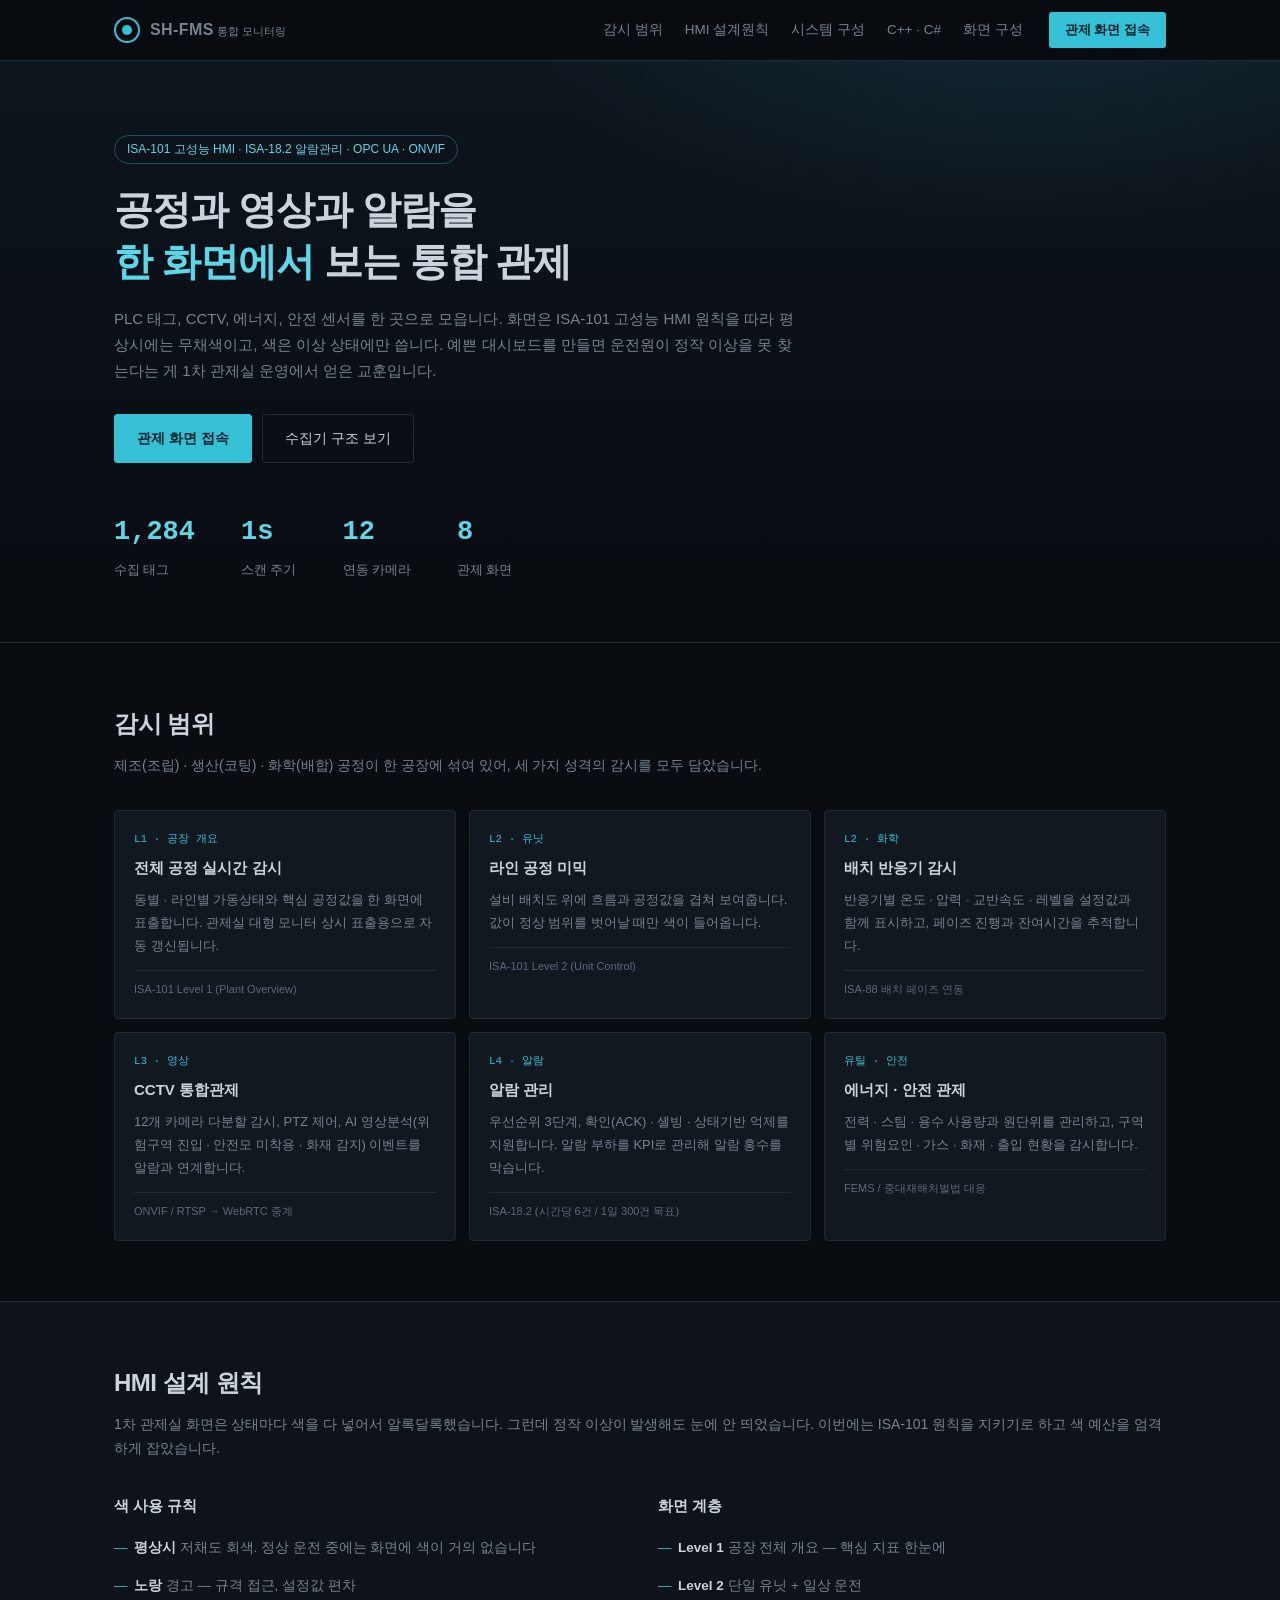
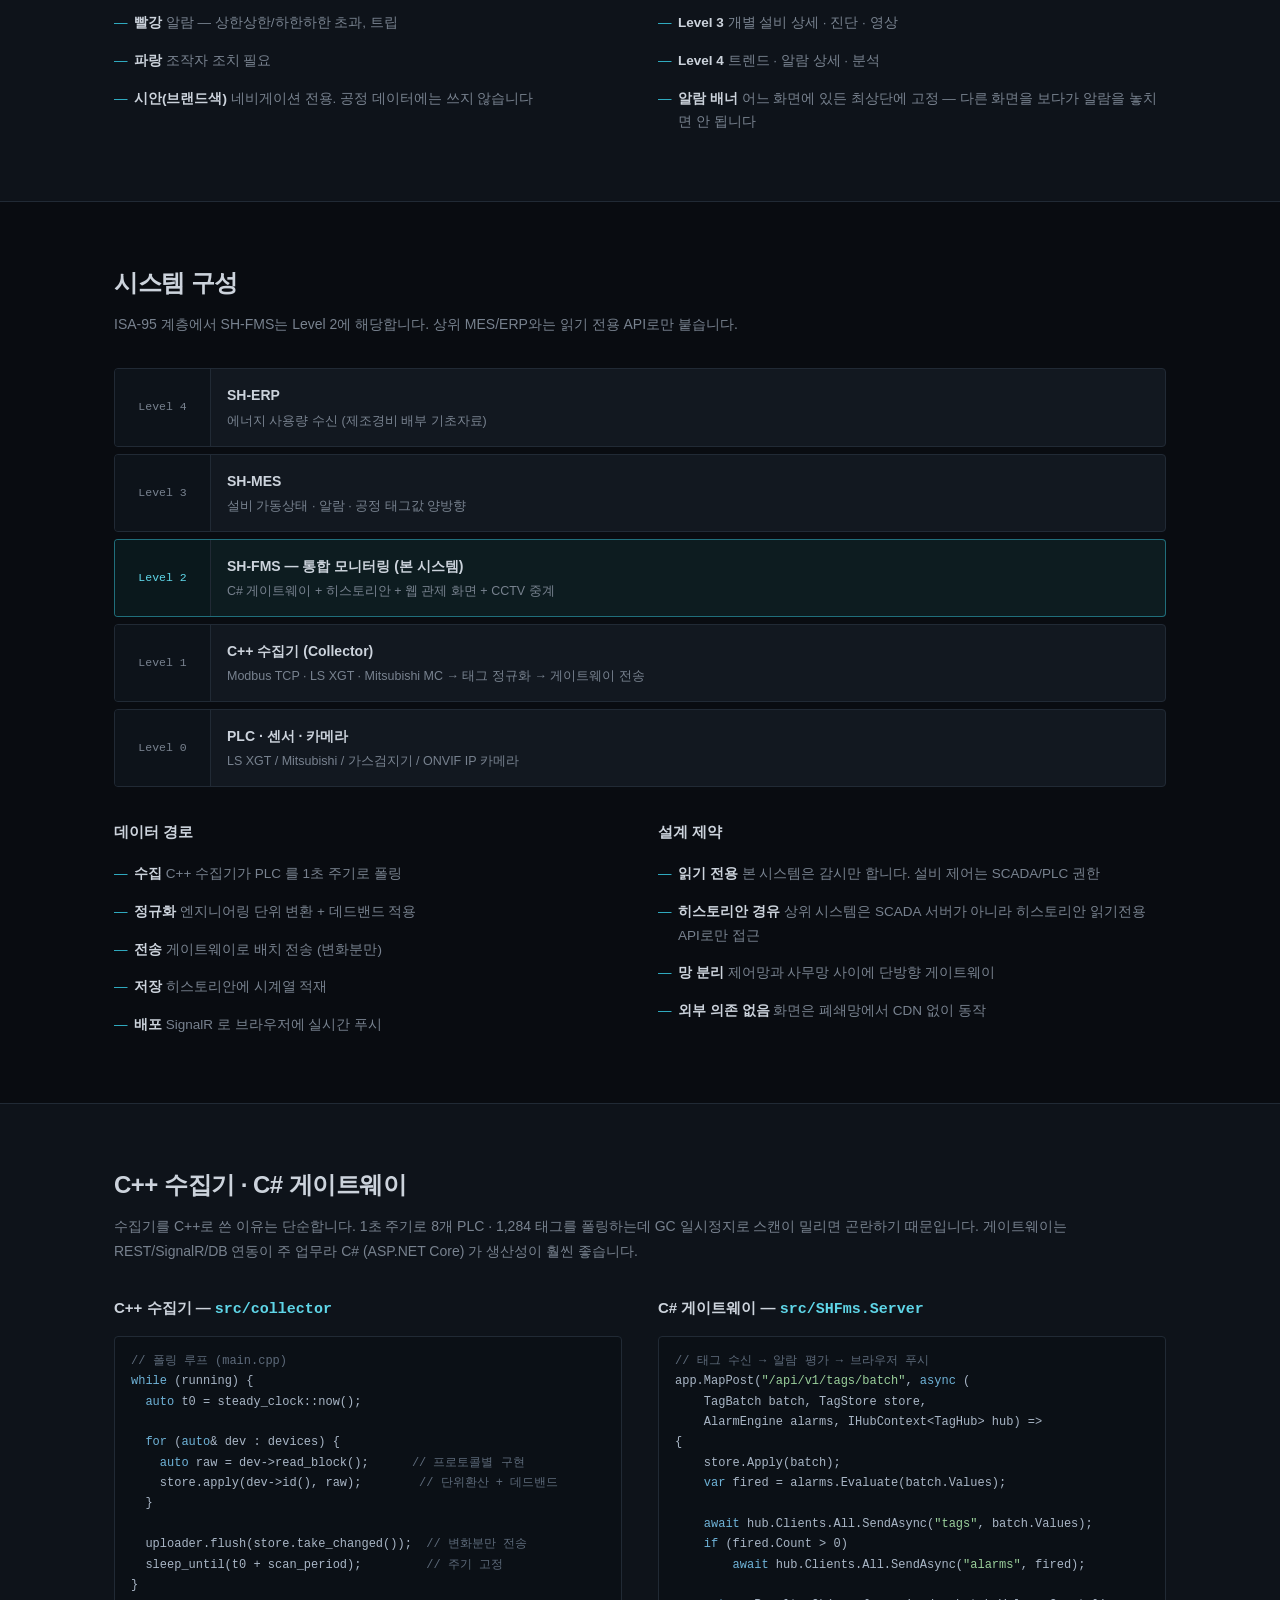
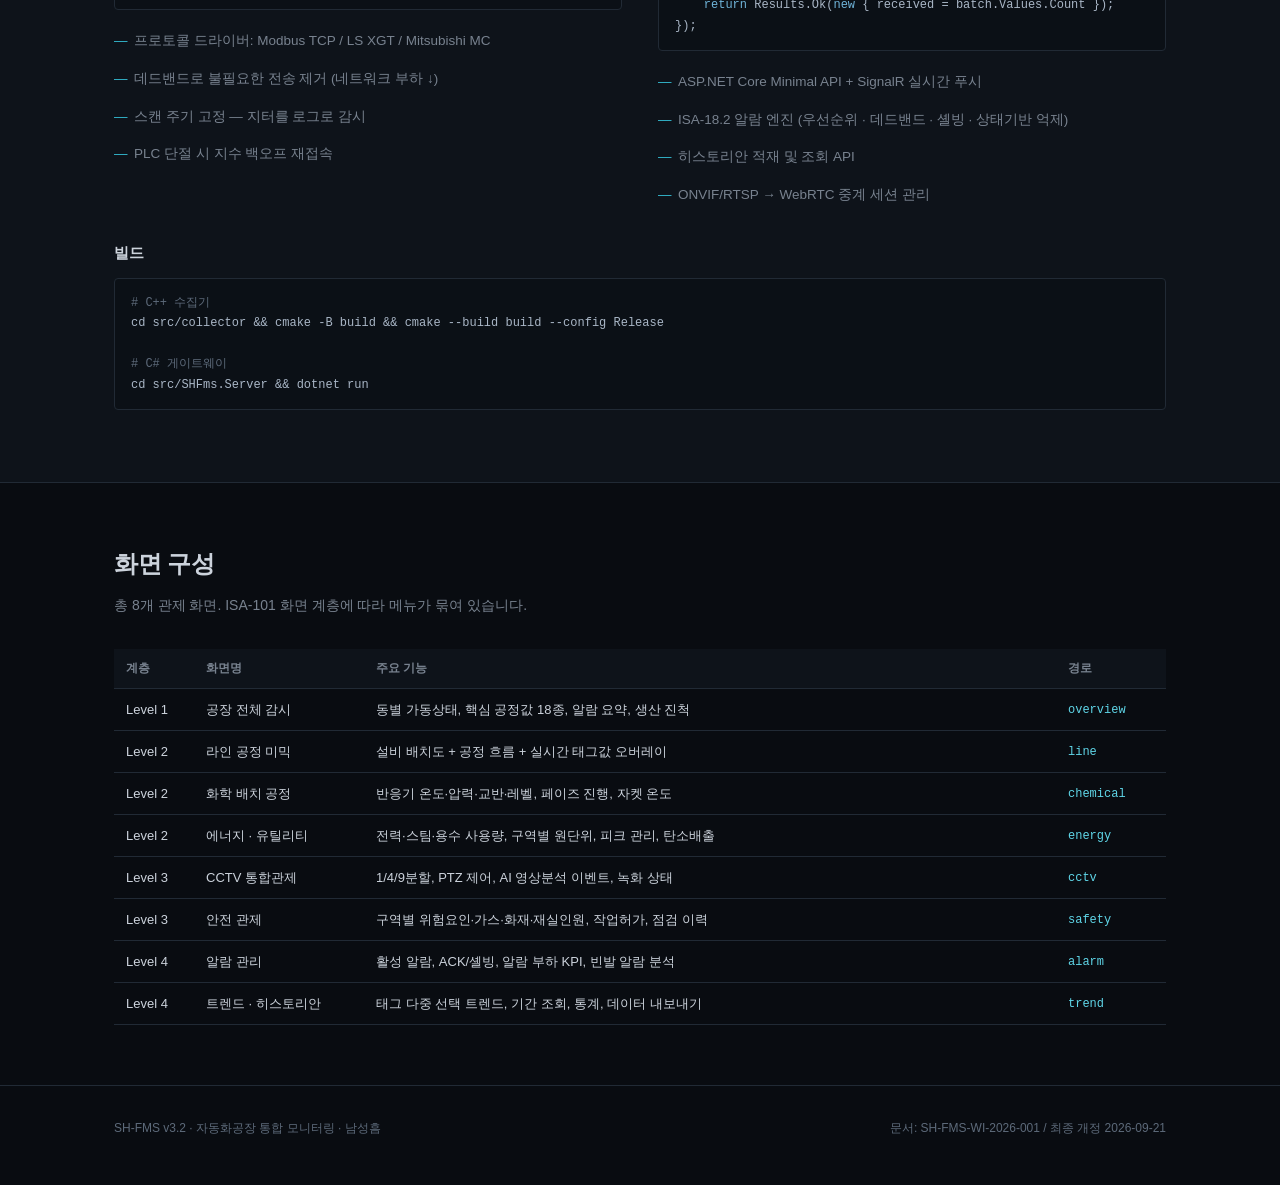
<file: index.html>
<!DOCTYPE html>
<html lang="ko">
<head>
<meta charset="utf-8">
<meta name="viewport" content="width=device-width, initial-scale=1">
<title>SH-FMS 자동화공장 통합 모니터링</title>
<meta name="description" content="공정 감시 · 알람 · CCTV · 에너지 · 안전을 하나로 묶는 공장 통합 모니터링 시스템. C++ 수집기 + C# 게이트웨이.">
<link rel="stylesheet" href="assets/css/intro.css">
</head>
<body>

<div class="nav">
  <div class="wrap">
    <a href="index.html" class="logo"><span class="mk"></span>
      <span><b>SH-FMS</b> <span>통합 모니터링</span></span></a>
    <div class="menu">
      <a href="#scope">감시 범위</a>
      <a href="#hmi">HMI 설계원칙</a>
      <a href="#arch">시스템 구성</a>
      <a href="#stack">C++ · C#</a>
      <a href="#screen">화면 구성</a>
    </div>
    <a href="login.html" class="go">관제 화면 접속</a>
  </div>
</div>

<div class="hero">
  <div class="wrap">
    <span class="tag">ISA-101 고성능 HMI · ISA-18.2 알람관리 · OPC UA · ONVIF</span>
    <h1>공정과 영상과 알람을<br><em>한 화면에서</em> 보는 통합 관제</h1>
    <p>
      PLC 태그, CCTV, 에너지, 안전 센서를 한 곳으로 모읍니다.
      화면은 ISA-101 고성능 HMI 원칙을 따라 평상시에는 무채색이고, 색은 이상 상태에만 씁니다.
      예쁜 대시보드를 만들면 운전원이 정작 이상을 못 찾는다는 게 1차 관제실 운영에서 얻은 교훈입니다.
    </p>
    <div class="btns">
      <a href="login.html" class="btn pri">관제 화면 접속</a>
      <a href="#stack" class="btn">수집기 구조 보기</a>
    </div>
    <div class="facts">
      <div><b>1,284</b><span>수집 태그</span></div>
      <div><b>1s</b><span>스캔 주기</span></div>
      <div><b>12</b><span>연동 카메라</span></div>
      <div><b>8</b><span>관제 화면</span></div>
    </div>
  </div>
</div>

<section id="scope">
  <div class="wrap">
    <h2>감시 범위</h2>
    <p class="lead">제조(조립) · 생산(코팅) · 화학(배합) 공정이 한 공장에 섞여 있어, 세 가지 성격의 감시를 모두 담았습니다.</p>
    <div class="cards">
      <div class="c">
        <div class="n">L1 · 공장 개요</div>
        <h3>전체 공정 실시간 감시</h3>
        <p>동별 · 라인별 가동상태와 핵심 공정값을 한 화면에 표출합니다. 관제실 대형 모니터 상시 표출용으로 자동 갱신됩니다.</p>
        <div class="std">ISA-101 Level 1 (Plant Overview)</div>
      </div>
      <div class="c">
        <div class="n">L2 · 유닛</div>
        <h3>라인 공정 미믹</h3>
        <p>설비 배치도 위에 흐름과 공정값을 겹쳐 보여줍니다. 값이 정상 범위를 벗어날 때만 색이 들어옵니다.</p>
        <div class="std">ISA-101 Level 2 (Unit Control)</div>
      </div>
      <div class="c">
        <div class="n">L2 · 화학</div>
        <h3>배치 반응기 감시</h3>
        <p>반응기별 온도 · 압력 · 교반속도 · 레벨을 설정값과 함께 표시하고, 페이즈 진행과 잔여시간을 추적합니다.</p>
        <div class="std">ISA-88 배치 페이즈 연동</div>
      </div>
      <div class="c">
        <div class="n">L3 · 영상</div>
        <h3>CCTV 통합관제</h3>
        <p>12개 카메라 다분할 감시, PTZ 제어, AI 영상분석(위험구역 진입 · 안전모 미착용 · 화재 감지) 이벤트를 알람과 연계합니다.</p>
        <div class="std">ONVIF / RTSP → WebRTC 중계</div>
      </div>
      <div class="c">
        <div class="n">L4 · 알람</div>
        <h3>알람 관리</h3>
        <p>우선순위 3단계, 확인(ACK) · 셸빙 · 상태기반 억제를 지원합니다. 알람 부하를 KPI로 관리해 알람 홍수를 막습니다.</p>
        <div class="std">ISA-18.2 (시간당 6건 / 1일 300건 목표)</div>
      </div>
      <div class="c">
        <div class="n">유틸 · 안전</div>
        <h3>에너지 · 안전 관제</h3>
        <p>전력 · 스팀 · 용수 사용량과 원단위를 관리하고, 구역별 위험요인 · 가스 · 화재 · 출입 현황을 감시합니다.</p>
        <div class="std">FEMS / 중대재해처벌법 대응</div>
      </div>
    </div>
  </div>
</section>

<section id="hmi" class="alt">
  <div class="wrap">
    <h2>HMI 설계 원칙</h2>
    <p class="lead">
      1차 관제실 화면은 상태마다 색을 다 넣어서 알록달록했습니다. 그런데 정작 이상이 발생해도 눈에 안 띄었습니다.
      이번에는 ISA-101 원칙을 지키기로 하고 색 예산을 엄격하게 잡았습니다.
    </p>
    <div class="two">
      <div>
        <h3 style="font-size:15px;margin:0 0 10px">색 사용 규칙</h3>
        <ul class="bullet">
          <li><b>평상시</b> 저채도 회색. 정상 운전 중에는 화면에 색이 거의 없습니다</li>
          <li><b>노랑</b> 경고 — 규격 접근, 설정값 편차</li>
          <li><b>빨강</b> 알람 — 상한상한/하한하한 초과, 트립</li>
          <li><b>파랑</b> 조작자 조치 필요</li>
          <li><b>시안(브랜드색)</b> 네비게이션 전용. 공정 데이터에는 쓰지 않습니다</li>
        </ul>
      </div>
      <div>
        <h3 style="font-size:15px;margin:0 0 10px">화면 계층</h3>
        <ul class="bullet">
          <li><b>Level 1</b> 공장 전체 개요 — 핵심 지표 한눈에</li>
          <li><b>Level 2</b> 단일 유닛 + 일상 운전</li>
          <li><b>Level 3</b> 개별 설비 상세 · 진단 · 영상</li>
          <li><b>Level 4</b> 트렌드 · 알람 상세 · 분석</li>
          <li><b>알람 배너</b> 어느 화면에 있든 최상단에 고정 — 다른 화면을 보다가 알람을 놓치면 안 됩니다</li>
        </ul>
      </div>
    </div>
  </div>
</section>

<section id="arch">
  <div class="wrap">
    <h2>시스템 구성</h2>
    <p class="lead">ISA-95 계층에서 SH-FMS는 Level 2에 해당합니다. 상위 MES/ERP와는 읽기 전용 API로만 붙습니다.</p>
    <div class="stack">
      <div class="lv">
        <div class="l">Level 4</div>
        <div class="r"><b>SH-ERP</b><span>에너지 사용량 수신 (제조경비 배부 기초자료)</span></div>
      </div>
      <div class="lv">
        <div class="l">Level 3</div>
        <div class="r"><b>SH-MES</b><span>설비 가동상태 · 알람 · 공정 태그값 양방향</span></div>
      </div>
      <div class="lv me">
        <div class="l">Level 2</div>
        <div class="r"><b>SH-FMS — 통합 모니터링 (본 시스템)</b><span>C# 게이트웨이 + 히스토리안 + 웹 관제 화면 + CCTV 중계</span></div>
      </div>
      <div class="lv">
        <div class="l">Level 1</div>
        <div class="r"><b>C++ 수집기 (Collector)</b><span>Modbus TCP · LS XGT · Mitsubishi MC → 태그 정규화 → 게이트웨이 전송</span></div>
      </div>
      <div class="lv">
        <div class="l">Level 0</div>
        <div class="r"><b>PLC · 센서 · 카메라</b><span>LS XGT / Mitsubishi / 가스검지기 / ONVIF IP 카메라</span></div>
      </div>
    </div>

    <div class="two" style="margin-top:32px">
      <div>
        <h3 style="font-size:15px;margin:0 0 10px">데이터 경로</h3>
        <ul class="bullet">
          <li><b>수집</b> C++ 수집기가 PLC 를 1초 주기로 폴링</li>
          <li><b>정규화</b> 엔지니어링 단위 변환 + 데드밴드 적용</li>
          <li><b>전송</b> 게이트웨이로 배치 전송 (변화분만)</li>
          <li><b>저장</b> 히스토리안에 시계열 적재</li>
          <li><b>배포</b> SignalR 로 브라우저에 실시간 푸시</li>
        </ul>
      </div>
      <div>
        <h3 style="font-size:15px;margin:0 0 10px">설계 제약</h3>
        <ul class="bullet">
          <li><b>읽기 전용</b> 본 시스템은 감시만 합니다. 설비 제어는 SCADA/PLC 권한</li>
          <li><b>히스토리안 경유</b> 상위 시스템은 SCADA 서버가 아니라 히스토리안 읽기전용 API로만 접근</li>
          <li><b>망 분리</b> 제어망과 사무망 사이에 단방향 게이트웨이</li>
          <li><b>외부 의존 없음</b> 화면은 폐쇄망에서 CDN 없이 동작</li>
        </ul>
      </div>
    </div>
  </div>
</section>

<section id="stack" class="alt">
  <div class="wrap">
    <h2>C++ 수집기 · C# 게이트웨이</h2>
    <p class="lead">
      수집기를 C++로 쓴 이유는 단순합니다. 1초 주기로 8개 PLC · 1,284 태그를 폴링하는데
      GC 일시정지로 스캔이 밀리면 곤란하기 때문입니다. 게이트웨이는 REST/SignalR/DB 연동이 주 업무라
      C# (ASP.NET Core) 가 생산성이 훨씬 좋습니다.
    </p>

    <div class="two">
      <div>
        <h3 style="font-size:15px;margin:0 0 10px">C++ 수집기 — <code style="font-family:Consolas,monospace;color:#5fd6e8">src/collector</code></h3>
        <pre class="code"><span class="c">// 폴링 루프 (main.cpp)</span>
<span class="k">while</span> (running) {
  <span class="k">auto</span> t0 = steady_clock::now();

  <span class="k">for</span> (<span class="k">auto</span>&amp; dev : devices) {
    <span class="k">auto</span> raw = dev-&gt;read_block();      <span class="c">// 프로토콜별 구현</span>
    store.apply(dev-&gt;id(), raw);        <span class="c">// 단위환산 + 데드밴드</span>
  }

  uploader.flush(store.take_changed());  <span class="c">// 변화분만 전송</span>
  sleep_until(t0 + scan_period);         <span class="c">// 주기 고정</span>
}</pre>
        <ul class="bullet" style="margin-top:12px">
          <li>프로토콜 드라이버: Modbus TCP / LS XGT / Mitsubishi MC</li>
          <li>데드밴드로 불필요한 전송 제거 (네트워크 부하 ↓)</li>
          <li>스캔 주기 고정 — 지터를 로그로 감시</li>
          <li>PLC 단절 시 지수 백오프 재접속</li>
        </ul>
      </div>

      <div>
        <h3 style="font-size:15px;margin:0 0 10px">C# 게이트웨이 — <code style="font-family:Consolas,monospace;color:#5fd6e8">src/SHFms.Server</code></h3>
        <pre class="code"><span class="c">// 태그 수신 → 알람 평가 → 브라우저 푸시</span>
app.MapPost(<span class="s">"/api/v1/tags/batch"</span>, <span class="k">async</span> (
    TagBatch batch, TagStore store,
    AlarmEngine alarms, IHubContext&lt;TagHub&gt; hub) =&gt;
{
    store.Apply(batch);
    <span class="k">var</span> fired = alarms.Evaluate(batch.Values);

    <span class="k">await</span> hub.Clients.All.SendAsync(<span class="s">"tags"</span>, batch.Values);
    <span class="k">if</span> (fired.Count &gt; 0)
        <span class="k">await</span> hub.Clients.All.SendAsync(<span class="s">"alarms"</span>, fired);

    <span class="k">return</span> Results.Ok(<span class="k">new</span> { received = batch.Values.Count });
});</pre>
        <ul class="bullet" style="margin-top:12px">
          <li>ASP.NET Core Minimal API + SignalR 실시간 푸시</li>
          <li>ISA-18.2 알람 엔진 (우선순위 · 데드밴드 · 셸빙 · 상태기반 억제)</li>
          <li>히스토리안 적재 및 조회 API</li>
          <li>ONVIF/RTSP → WebRTC 중계 세션 관리</li>
        </ul>
      </div>
    </div>

    <div style="margin-top:26px">
      <h3 style="font-size:15px;margin:0 0 10px">빌드</h3>
      <pre class="code"><span class="c"># C++ 수집기</span>
cd src/collector &amp;&amp; cmake -B build &amp;&amp; cmake --build build --config Release

<span class="c"># C# 게이트웨이</span>
cd src/SHFms.Server &amp;&amp; dotnet run</pre>
    </div>
  </div>
</section>

<section id="screen">
  <div class="wrap">
    <h2>화면 구성</h2>
    <p class="lead">총 8개 관제 화면. ISA-101 화면 계층에 따라 메뉴가 묶여 있습니다.</p>
    <table class="spec">
      <tr><th style="width:80px">계층</th><th style="width:170px">화면명</th><th>주요 기능</th><th style="width:110px">경로</th></tr>
      <tr><td>Level 1</td><td>공장 전체 감시</td><td>동별 가동상태, 핵심 공정값 18종, 알람 요약, 생산 진척</td><td><code>overview</code></td></tr>
      <tr><td>Level 2</td><td>라인 공정 미믹</td><td>설비 배치도 + 공정 흐름 + 실시간 태그값 오버레이</td><td><code>line</code></td></tr>
      <tr><td>Level 2</td><td>화학 배치 공정</td><td>반응기 온도·압력·교반·레벨, 페이즈 진행, 자켓 온도</td><td><code>chemical</code></td></tr>
      <tr><td>Level 2</td><td>에너지 · 유틸리티</td><td>전력·스팀·용수 사용량, 구역별 원단위, 피크 관리, 탄소배출</td><td><code>energy</code></td></tr>
      <tr><td>Level 3</td><td>CCTV 통합관제</td><td>1/4/9분할, PTZ 제어, AI 영상분석 이벤트, 녹화 상태</td><td><code>cctv</code></td></tr>
      <tr><td>Level 3</td><td>안전 관제</td><td>구역별 위험요인·가스·화재·재실인원, 작업허가, 점검 이력</td><td><code>safety</code></td></tr>
      <tr><td>Level 4</td><td>알람 관리</td><td>활성 알람, ACK/셸빙, 알람 부하 KPI, 빈발 알람 분석</td><td><code>alarm</code></td></tr>
      <tr><td>Level 4</td><td>트렌드 · 히스토리안</td><td>태그 다중 선택 트렌드, 기간 조회, 통계, 데이터 내보내기</td><td><code>trend</code></td></tr>
    </table>
  </div>
</section>

<footer>
  <div class="wrap">
    <div>SH-FMS v3.2 · 자동화공장 통합 모니터링 · 남성흠</div>
    <div>문서: SH-FMS-WI-2026-001 / 최종 개정 2026-09-21</div>
  </div>
</footer>

</body>
</html>
</file>
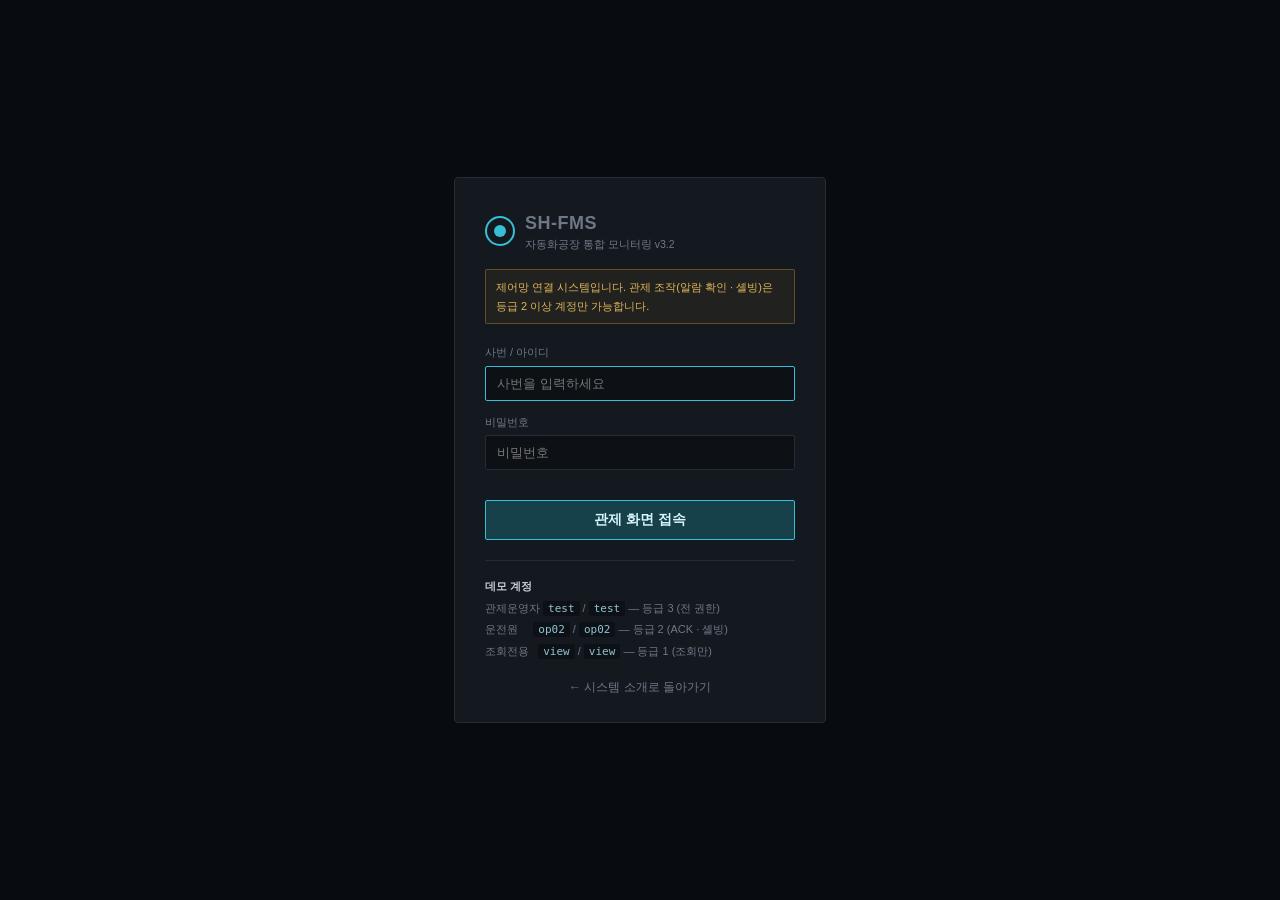
<file: login.html>
<!DOCTYPE html>
<html lang="ko">
<head>
<meta charset="utf-8">
<meta name="viewport" content="width=device-width, initial-scale=1">
<title>로그인 · SH-FMS</title>
<link rel="stylesheet" href="assets/css/app.css">
<style>
  body { display: grid; place-items: center; background: #080b10; }
  .login {
    width: 372px; background: var(--panel); border: 1px solid var(--line);
    border-radius: 4px; padding: 32px 30px 26px;
  }
  .login .top { display: flex; align-items: center; gap: 10px; margin-bottom: 8px; }
  .login .mk { width: 30px; height: 30px; border: 2px solid var(--accent); border-radius: 50%; position: relative; }
  .login .mk::after { content: ""; position: absolute; left: 7px; top: 7px; width: 12px; height: 12px; border-radius: 50%; background: var(--accent); }
  .login .top b { font-size: 18px; letter-spacing: .5px; display: block; }
  .login .top span { font-size: 10.5px; color: var(--dim); }
  .login .warn-box {
    border: 1px solid rgba(214,160,44,.35); background: rgba(214,160,44,.07);
    color: #e0b658; font-size: 11px; padding: 8px 10px; border-radius: 2px; margin: 16px 0 20px;
    line-height: 1.7;
  }
  .login label { display: block; font-size: 11px; color: var(--dim); margin: 0 0 5px; }
  .login input { width: 100%; padding: 9px 11px; font-size: 13px; margin-bottom: 13px; }
  .login button {
    width: 100%; padding: 10px; background: #16414a; border: 1px solid var(--accent);
    color: #d6f6fb; border-radius: 2px; font-size: 14px; font-weight: 700; cursor: pointer; font-family: inherit;
  }
  .login button:hover { background: var(--accent); color: #04222a; }
  .err { color: #e57b71; font-size: 12px; min-height: 18px; margin: -6px 0 5px; }
  .demo {
    margin-top: 20px; padding-top: 15px; border-top: 1px solid var(--line);
    font-size: 11px; color: var(--dim); line-height: 1.95;
  }
  .demo b { color: var(--txt); }
  .demo code { font-family: var(--mono); color: #8fc5d0; background: #0d1116; padding: 1px 5px; border-radius: 2px; }
  .back { display: block; text-align: center; margin-top: 16px; font-size: 12px; color: var(--dim); }
  .back:hover { color: var(--txt); }
</style>
</head>
<body>

<form class="login" id="f" autocomplete="off">
  <div class="top">
    <span class="mk"></span>
    <span><b>SH-FMS</b><span>자동화공장 통합 모니터링 v3.2</span></span>
  </div>

  <div class="warn-box">
    제어망 연결 시스템입니다. 관제 조작(알람 확인 · 셸빙)은 등급 2 이상 계정만 가능합니다.
  </div>

  <label for="uid">사번 / 아이디</label>
  <input type="text" id="uid" placeholder="사번을 입력하세요" autofocus>

  <label for="upw">비밀번호</label>
  <input type="password" id="upw" placeholder="비밀번호">

  <div class="err" id="err"></div>
  <button type="submit">관제 화면 접속</button>

  <div class="demo">
    <b>데모 계정</b><br>
    관제운영자 <code>test</code> / <code>test</code> — 등급 3 (전 권한)<br>
    운전원 &nbsp;&nbsp;&nbsp;&nbsp;<code>op02</code> / <code>op02</code> — 등급 2 (ACK · 셸빙)<br>
    조회전용 &nbsp;&nbsp;<code>view</code> / <code>view</code> — 등급 1 (조회만)
  </div>

  <a class="back" href="index.html">← 시스템 소개로 돌아가기</a>
</form>

<script src="assets/js/auth.js"></script>
<script>
document.getElementById('f').addEventListener('submit', function (e) {
  e.preventDefault();
  var id = document.getElementById('uid').value, pw = document.getElementById('upw').value;
  var err = document.getElementById('err');
  if (!id || !pw) { err.textContent = '사번과 비밀번호를 모두 입력하세요.'; return; }

  var s = Auth.login(id, pw);
  if (!s) {
    err.textContent = '사번 또는 비밀번호가 올바르지 않습니다.';
    document.getElementById('upw').value = '';
    document.getElementById('upw').focus();
    return;
  }
  var q = new URLSearchParams(location.search).get('redirect');
  var ok = /^[a-z]+\.html$/.test(q || '');
  location.href = 'app/' + (ok ? q : 'overview.html');
});
</script>
</body>
</html>
</file>
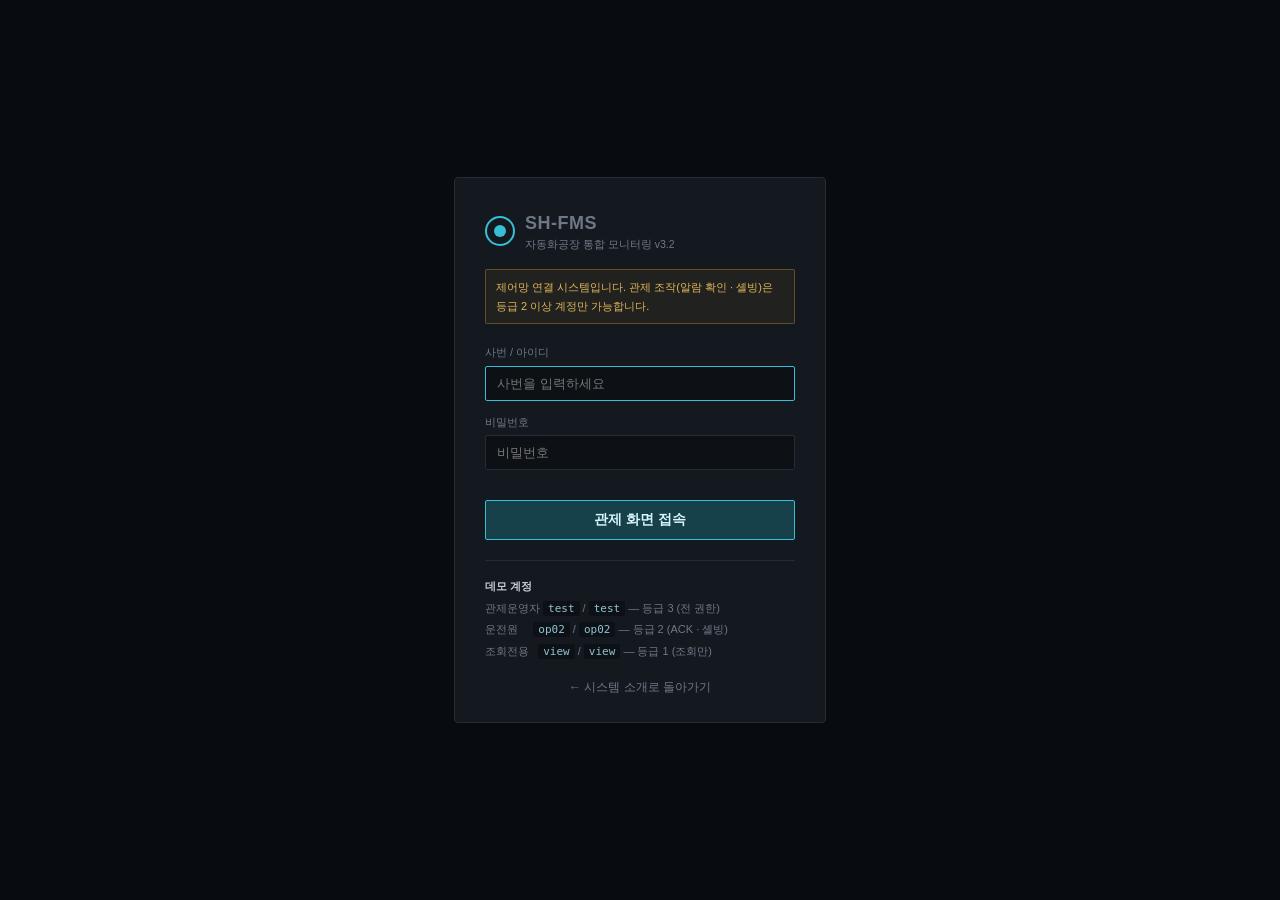
<file: app/alarm.html>
<!DOCTYPE html>
<html lang="ko">
<head>
<meta charset="utf-8">
<title>알람 관리 · SH-FMS</title>
<link rel="stylesheet" href="../assets/css/app.css">
</head>
<body data-page="alarm" data-title="알람 관리" data-crumb="ISA-18.2" data-lvl="ISA-101 LEVEL 4">

<div class="grid g5" style="margin-bottom:10px" id="kpi"></div>

<div class="filters">
  <label>우선순위</label>
  <select id="f-pri"><option value="">전체</option><option value="1">P1 (긴급)</option><option value="2">P2 (높음)</option><option value="3">P3 (낮음)</option></select>
  <label>구역</label>
  <select id="f-area"><option value="">전체</option><option>A동</option><option>B동</option><option>C동</option><option>D동</option><option>유틸</option></select>
  <label>상태</label>
  <select id="f-st"><option value="">전체</option><option value="un">미확인</option><option value="ack">확인됨</option><option value="sh">셸빙</option></select>
  <button class="btn pri" id="f-go">조회</button>
  <div style="flex:1"></div>
  <button class="btn" id="btn-ack">선택 확인(ACK)</button>
  <button class="btn" id="btn-shelf">선택 셸빙</button>
  <button class="btn" onclick="alert('알람 철학(Alarm Philosophy) 문서\n\n· 우선순위 정의 (P1/P2/P3)\n· 셸빙 규칙 및 자동 복귀 시간\n· 운전원 대응시간 기준\n· 감사 주기 및 KPI 정의\n\n문서번호 SH-FMS-AP-2026-001')">알람 철학 문서</button>
</div>

<div class="card" style="margin-bottom:10px">
  <header>
    <h2>알람 목록</h2><span class="sub" id="cnt"></span>
    <div class="spacer"></div>
    <div class="legend">
      <span><i style="background:#d6483c"></i>P1 긴급</span>
      <span><i style="background:#d6a02c"></i>P2 높음</span>
      <span><i style="background:#4a86d8"></i>P3 낮음</span>
    </div>
  </header>
  <div class="body tight">
    <table class="tb">
      <thead><tr>
        <th style="width:26px"><input type="checkbox" id="ck-all"></th>
        <th style="width:36px">등급</th>
        <th style="width:118px">알람 ID</th>
        <th style="width:66px">발생시각</th>
        <th style="width:110px">태그</th>
        <th style="width:52px">구역</th>
        <th style="width:52px">유형</th>
        <th>메시지</th>
        <th style="width:66px">경과</th>
        <th style="width:110px">상태</th>
        <th style="width:112px">조치</th>
      </tr></thead>
      <tbody id="tb"></tbody>
    </table>
  </div>
</div>

<div class="grid" style="grid-template-columns:1fr 1fr">
  <div class="card">
    <header>
      <h2>알람 부하 (ISA-18.2 KPI)</h2><span class="sub">시간대별 발생 건수 · 금일</span>
      <div class="spacer"></div>
      <span class="dim" style="font-size:10.5px">목표: 시간당 6건 이하</span>
    </header>
    <div class="body"><div id="ch-load"></div>
      <div class="note" id="load-note"></div>
    </div>
  </div>

  <div class="card">
    <header><h2>빈발 알람 (Nuisance Alarm)</h2><span class="sub">최근 7일 · 상위 6개</span></header>
    <div class="body tight">
      <table class="tb">
        <thead><tr><th style="width:110px">태그</th><th>설명</th><th class="num" style="width:56px">발생</th><th style="width:180px">개선 조치</th></tr></thead>
        <tbody id="top-tb"></tbody>
      </table>
      <div class="note" style="margin:10px 12px">
        상위 3개 태그가 전체 알람의 절반 가까이를 차지합니다. 이 세 개만 잡아도 알람 부하가 크게 줄어듭니다.
        ISA-18.2 가 말하는 알람 합리화(Rationalization)의 출발점입니다.
      </div>
    </div>
  </div>
</div>

<script src="../assets/js/auth.js"></script>
<script src="../assets/js/mock.js"></script>
<script src="../assets/js/chart.js"></script>
<script src="../assets/js/shell.js"></script>
<script>
(function () {
  var AL = Mock.alarms();
  var LD = Mock.alarmLoad();
  var priC = { 1: 'var(--bad)', 2: 'var(--warn)', 3: 'var(--act)' };

  function kpis() {
    var un = AL.filter(function (a) { return !a.ack; });
    var p1 = un.filter(function (a) { return a.pri === 1; });
    var sh = AL.filter(function (a) { return a.shelved; });
    var peak = Math.max.apply(null, LD.cnt);

    document.getElementById('kpi').innerHTML = [
      { t: 'ALM_UNACK', l: '미확인 알람', v: un.length, u: '건', c: un.length ? 'warn' : '' },
      { t: 'ALM_P1',    l: 'P1 긴급',     v: p1.length, u: '건', c: p1.length ? 'alarm' : '' },
      { t: 'ALM_DAY',   l: '금일 발생',   v: LD.day, u: '건', c: LD.day > 300 ? 'alarm' : '' },
      { t: 'ALM_PEAK',  l: '시간당 최대', v: peak, u: '건', c: peak > LD.target ? 'warn' : '' },
      { t: 'ALM_SHELF', l: '셸빙 중',     v: sh.length, u: '건', c: sh.length ? 'act' : '' }
    ].map(function (k) {
      return '<div class="pv ' + k.c + '"><div class="lip"></div>' +
        '<div class="tag">' + k.t + '</div><div class="lbl">' + k.l + '</div>' +
        '<div class="val">' + k.v + '<small>' + k.u + '</small></div></div>';
    }).join('');
  }

  function elapsed(a) {
    return a.min < 60 ? a.min + '분' : Math.floor(a.min / 60) + '시간 ' + (a.min % 60) + '분';
  }

  function render() {
    var p = document.getElementById('f-pri').value;
    var ar = document.getElementById('f-area').value;
    var st = document.getElementById('f-st').value;

    var list = AL.filter(function (a) {
      if (p && a.pri !== +p) return false;
      if (ar && a.area !== ar) return false;
      if (st === 'un' && a.ack) return false;
      if (st === 'ack' && !a.ack) return false;
      if (st === 'sh' && !a.shelved) return false;
      return true;
    });

    document.getElementById('cnt').textContent = list.length + '건';
    document.getElementById('tb').innerHTML = list.map(function (a, i) {
      var cls = (a.pri === 1 && !a.ack ? 'p1 ' : '') + (a.ack ? 'ack' : '');
      var stTxt = a.shelved ? '<span class="st st-act">셸빙 (자동복귀 2h)</span>'
                : a.ack ? '<span class="st st-idle">확인됨</span>'
                : '<span class="st st-stop">미확인</span>';
      return '<tr class="' + cls + '">' +
        '<td><input type="checkbox" class="ck" data-id="' + a.id + '"></td>' +
        '<td style="color:' + priC[a.pri] + ';font-family:var(--mono);font-weight:700">P' + a.pri + '</td>' +
        '<td class="tag">' + a.id + '</td>' +
        '<td class="dim">' + a.at + '</td>' +
        '<td class="tag">' + a.tag + '</td>' +
        '<td class="dim">' + a.area + '</td>' +
        '<td class="dim">' + a.type + '</td>' +
        '<td style="white-space:normal">' + a.msg + '</td>' +
        '<td class="dim">' + elapsed(a) + '</td>' +
        '<td>' + stTxt + '</td>' +
        '<td>' + (a.ack ? '<button class="btn sm" data-act="detail" data-id="' + a.id + '">상세</button>'
                        : '<button class="btn sm" data-act="ack" data-id="' + a.id + '">확인</button> ' +
                          '<button class="btn sm" data-act="shelf" data-id="' + a.id + '">셸빙</button>') +
        '</td></tr>';
    }).join('');

    Array.prototype.forEach.call(document.querySelectorAll('[data-act]'), function (b) {
      b.onclick = function () {
        var a = AL.filter(function (x) { return x.id === b.dataset.id; })[0];
        if (b.dataset.act === 'detail') {
          alert('알람 상세\n\nID : ' + a.id + '\n태그 : ' + a.tag + '\n구역 : ' + a.area +
            '\n유형 : ' + a.type + '\n발생 : ' + a.date + ' ' + a.at +
            '\n메시지 : ' + a.msg + '\n\n최근 7일 동일 태그 발생 이력을 확인하려면 트렌드 화면으로 이동하세요.');
          return;
        }
        if (!Auth.canOperate()) { alert('조회전용 계정은 알람을 조작할 수 없습니다.'); return; }
        if (b.dataset.act === 'ack') { a.ack = true; }
        else { a.shelved = true; a.ack = true; }
        kpis(); render();
      };
    });
  }

  document.getElementById('ck-all').onclick = function () {
    var v = this.checked;
    Array.prototype.forEach.call(document.querySelectorAll('.ck'), function (c) { c.checked = v; });
  };
  document.getElementById('btn-ack').onclick = function () {
    if (!Auth.canOperate()) { alert('조회전용 계정은 알람을 조작할 수 없습니다.'); return; }
    var ids = Array.prototype.map.call(document.querySelectorAll('.ck:checked'), function (c) { return c.dataset.id; });
    if (!ids.length) { alert('확인할 알람을 선택하세요.'); return; }
    AL.forEach(function (a) { if (ids.indexOf(a.id) > -1) a.ack = true; });
    kpis(); render();
  };
  document.getElementById('btn-shelf').onclick = function () {
    if (!Auth.canOperate()) { alert('조회전용 계정은 알람을 조작할 수 없습니다.'); return; }
    var ids = Array.prototype.map.call(document.querySelectorAll('.ck:checked'), function (c) { return c.dataset.id; });
    if (!ids.length) { alert('셸빙할 알람을 선택하세요.'); return; }
    if (!confirm(ids.length + '건을 셸빙합니다.\n\n셸빙된 알람은 2시간 후 자동으로 해제되며,\n셸빙 이력은 감사로그에 기록됩니다.')) return;
    AL.forEach(function (a) { if (ids.indexOf(a.id) > -1) { a.shelved = true; a.ack = true; } });
    kpis(); render();
  };
  ['f-pri', 'f-area', 'f-st'].forEach(function (id) {
    document.getElementById(id).onchange = render;
  });
  document.getElementById('f-go').onclick = render;

  // ---- 알람 부하 ----
  Chart.bars(document.getElementById('ch-load'), {
    labels: LD.hours, data: LD.cnt, h: 200, showValue: false,
    colors: LD.cnt.map(function (v) { return v > LD.target ? '#d6a02c' : '#4a5666'; })
  });
  var overHours = LD.cnt.filter(function (v) { return v > LD.target; }).length;
  document.getElementById('load-note').innerHTML =
    '금일 누계 <b>' + LD.day + '건</b> (목표 300건 이하) · 시간당 목표 초과 <b>' + overHours + '개 구간</b>.<br>' +
    'ISA-18.2 는 운전원 1인당 정상상태에서 시간당 6건 이하를 권고합니다. ' +
    '11시·17시 구간 초과는 CT-02 건조로 알람 반복이 원인입니다.';

  // ---- 빈발 알람 ----
  var TOP = Mock.topAlarms();
  var tot = TOP.reduce(function (a, b) { return a + b.cnt; }, 0);
  document.getElementById('top-tb').innerHTML = TOP.map(function (t, i) {
    return '<tr><td class="tag">' + t.tag + '</td><td>' + t.desc + '</td>' +
      '<td class="num" style="color:' + (i < 3 ? 'var(--warn)' : 'var(--txt)') + '">' + t.cnt + '</td>' +
      '<td class="dim" style="white-space:normal">' + t.act + '</td></tr>';
  }).join('') +
  '<tr style="background:var(--panel-2)"><td colspan="2"><b>상위 6개 합계</b></td>' +
  '<td class="num"><b>' + tot + '</b></td><td class="dim">전체의 약 ' + Math.round(tot / (tot * 1.35) * 100) + '%</td></tr>';

  kpis();
  render();
})();
</script>
</body>
</html>
</file>
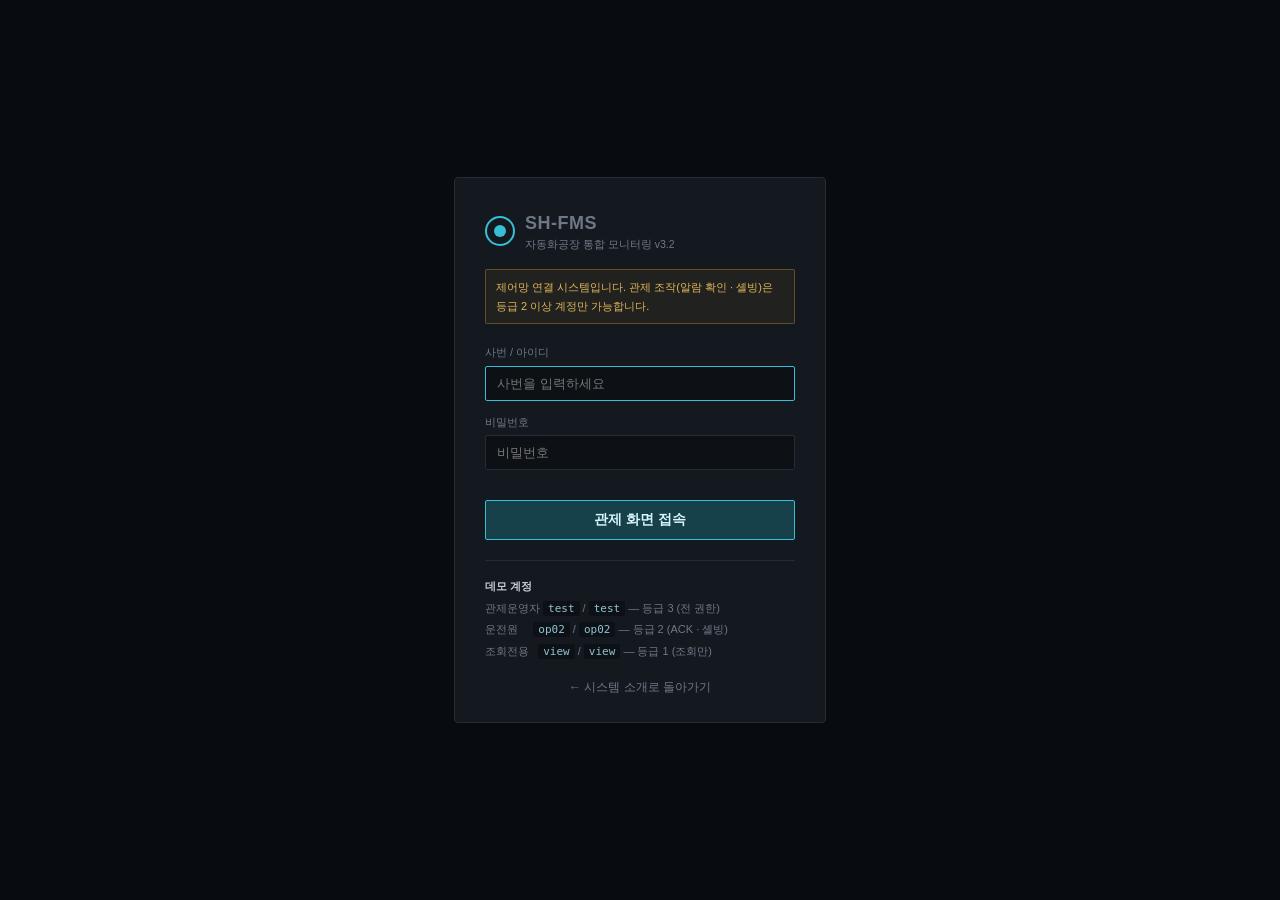
<file: app/cctv.html>
<!DOCTYPE html>
<html lang="ko">
<head>
<meta charset="utf-8">
<title>CCTV 통합관제 · SH-FMS</title>
<link rel="stylesheet" href="../assets/css/app.css">
<style>
  .wall { display: grid; gap: 5px; }
  .wall.l1 { grid-template-columns: 1fr; }
  .wall.l4 { grid-template-columns: repeat(2, 1fr); }
  .wall.l9 { grid-template-columns: repeat(3, 1fr); }
  .wall.l12 { grid-template-columns: repeat(4, 1fr); }

  .tile {
    background: #07090c; border: 1px solid var(--line); border-radius: 2px;
    overflow: hidden; cursor: pointer; position: relative;
  }
  .tile.sel { border-color: var(--accent); }
  .tile.alert { border-color: var(--bad); }
  .tile .bar {
    display: flex; align-items: center; gap: 6px;
    padding: 3px 6px; font-size: 10px; border-top: 1px solid var(--line);
    background: #0d1116; color: var(--dim);
  }
  .tile .bar .nm { flex: 1; color: var(--txt-2); }
  .tile .bar .dot { width: 6px; height: 6px; border-radius: 50%; background: var(--ok); }
  .tile .bar .dot.off { background: #3d4652; }

  .camlist { max-height: 420px; overflow-y: auto; }
  .camlist .c {
    display: flex; align-items: center; gap: 7px; padding: 6px 10px;
    border-bottom: 1px solid #1c232c; font-size: 11.5px; cursor: pointer;
  }
  .camlist .c:hover { background: #1a2029; }
  .camlist .c.on { background: #12242a; color: var(--accent); }
  .camlist .c .dot { width: 6px; height: 6px; border-radius: 50%; background: var(--ok); flex: 0 0 auto; }
  .camlist .c .dot.off { background: #3d4652; }
  .camlist .c .id { font-family: var(--mono); color: var(--dim); width: 52px; flex: 0 0 auto; }
  .camlist .c .nm { flex: 1; }
  .camlist .c .ai { font-size: 9.5px; color: var(--act); }

  .ptz { display: grid; grid-template-columns: repeat(3, 1fr); gap: 4px; max-width: 168px; margin: 0 auto; }
  .ptz button {
    aspect-ratio: 1; background: var(--panel-2); border: 1px solid var(--line);
    color: var(--txt-2); border-radius: 2px; cursor: pointer; font-size: 14px; font-family: inherit;
  }
  .ptz button:hover:not(:disabled) { border-color: var(--accent); color: var(--accent); }
  .ptz button:disabled { opacity: .3; cursor: not-allowed; }
  .ptz .mid { background: none; border: none; font-size: 10px; }

  .zoomrow { display: flex; gap: 4px; margin-top: 8px; }
  .zoomrow button { flex: 1; padding: 6px; }

  .tl {
    position: relative; height: 34px; background: #0d1116;
    border: 1px solid var(--line); border-radius: 2px; overflow: hidden; cursor: pointer;
  }
  .tl .seg { position: absolute; top: 0; bottom: 0; background: rgba(95,125,153,.35); }
  .tl .seg.ev { background: rgba(214,72,60,.55); }
  .tl .cursor { position: absolute; top: 0; bottom: 0; width: 1px; background: var(--accent); }
  .tl .hr { position: absolute; top: 0; bottom: 0; width: 1px; background: #1c232c; }
  .tl .lbl { position: absolute; bottom: 2px; font-size: 8.5px; color: var(--dim); font-family: var(--mono); transform: translateX(-50%); }
</style>
</head>
<body data-page="cctv" data-title="CCTV 통합관제" data-crumb="12 채널" data-lvl="ISA-101 LEVEL 3">

<div class="filters">
  <label>분할</label>
  <select id="f-layout"><option value="4">4분할</option><option value="1">단일</option><option value="9">9분할</option><option value="12">12분할</option></select>
  <label>구역</label>
  <select id="f-area"><option value="">전체</option><option>A동</option><option>B동</option><option>C동</option><option>D동</option><option>유틸</option><option>외곽</option></select>
  <label>AI 분석</label>
  <select id="f-ai"><option value="">전체</option><option value="on">분석 활성만</option></select>
  <button class="btn pri" id="f-go">적용</button>
  <div style="flex:1"></div>
  <button class="btn" id="btn-seq">순차 감시 시작</button>
  <button class="btn" onclick="alert('녹화 검색\n\n기간 · 카메라 · 이벤트 유형으로 녹화본을 검색합니다.\n검색 결과는 타임라인에 표시되며 구간 내보내기가 가능합니다.')">녹화 검색</button>
  <span class="dim" style="font-size:11px" id="seqmsg"></span>
</div>

<div class="grid" style="grid-template-columns:1fr 300px;align-items:start">
  <div>
    <div class="card" style="margin-bottom:10px">
      <header>
        <h2>영상 감시</h2><span class="sub" id="wall-sub"></span>
        <div class="spacer"></div>
        <div class="legend">
          <span><i style="background:#4f9e63"></i>녹화중</span>
          <span><i style="background:#4a86d8"></i>AI 분석</span>
          <span><i style="background:#d6483c"></i>이벤트</span>
        </div>
      </header>
      <div class="body" style="padding:8px">
        <div class="wall l4" id="wall"></div>
      </div>
    </div>

    <div class="card">
      <header><h2>녹화 타임라인</h2><span class="sub" id="tl-sub">CAM-06 · 최근 24시간</span>
        <div class="spacer"></div>
        <button class="btn sm" onclick="alert('선택 구간을 내보냅니다.\n형식: MP4 (H.265) · 워터마크 포함')">구간 내보내기</button>
      </header>
      <div class="body">
        <div class="tl" id="tl"></div>
        <div class="note">붉은 구간은 AI 이벤트가 검출된 시점입니다. 타임라인을 클릭하면 해당 시각 녹화본이 재생됩니다.</div>
      </div>
    </div>
  </div>

  <div>
    <div class="card" style="margin-bottom:10px">
      <header><h2>카메라 목록</h2><span class="sub" id="cam-cnt"></span></header>
      <div class="body tight camlist" id="camlist"></div>
    </div>

    <div class="card" style="margin-bottom:10px">
      <header><h2>PTZ 제어</h2><span class="sub" id="ptz-sub"></span></header>
      <div class="body">
        <div class="ptz" id="ptz">
          <button data-d="↖">↖</button><button data-d="↑">↑</button><button data-d="↗">↗</button>
          <button data-d="←">←</button><button class="mid" disabled>PTZ</button><button data-d="→">→</button>
          <button data-d="↙">↙</button><button data-d="↓">↓</button><button data-d="↘">↘</button>
        </div>
        <div class="zoomrow">
          <button class="btn" data-z="in">ZOOM +</button>
          <button class="btn" data-z="out">ZOOM −</button>
          <button class="btn" data-z="home">HOME</button>
        </div>
        <div style="margin-top:10px">
          <div class="dim" style="font-size:10.5px;margin-bottom:5px">프리셋</div>
          <div style="display:grid;grid-template-columns:repeat(4,1fr);gap:4px">
            <button class="btn sm" onclick="alert('프리셋 1: 전경')">P1</button>
            <button class="btn sm" onclick="alert('프리셋 2: 투입구')">P2</button>
            <button class="btn sm" onclick="alert('프리셋 3: 출구')">P3</button>
            <button class="btn sm" onclick="alert('프리셋 4: 통로')">P4</button>
          </div>
        </div>
        <div class="note" id="ptz-note"></div>
      </div>
    </div>

    <div class="card">
      <header><h2>AI 영상분석 이벤트</h2><span class="sub">최근</span></header>
      <div class="body tight" style="max-height:250px;overflow-y:auto">
        <table class="tb"><tbody id="ev-tb"></tbody></table>
      </div>
    </div>
  </div>
</div>

<script src="../assets/js/auth.js"></script>
<script src="../assets/js/mock.js"></script>
<script src="../assets/js/chart.js"></script>
<script src="../assets/js/cctv.js"></script>
<script src="../assets/js/shell.js"></script>
<script>
(function () {
  var CAMS = Mock.CAMS;
  var sel = 'CAM-06';
  var seqTimer = null;

  function filtered() {
    var a = document.getElementById('f-area').value;
    var ai = document.getElementById('f-ai').value;
    return CAMS.filter(function (c) {
      if (a && c.area !== a) return false;
      if (ai === 'on' && (!c.ai || c.ai === '-')) return false;
      return true;
    });
  }

  function alerted(c) {
    return c.ai === '위험구역 진입' || c.id === 'CAM-06';
  }

  function drawWall() {
    var n = +document.getElementById('f-layout').value;
    var list = filtered();
    var show = n === 1 ? list.filter(function (c) { return c.id === sel; }) : list.slice(0, n);
    if (n === 1 && !show.length) show = [list[0]];

    var wall = document.getElementById('wall');
    wall.className = 'wall l' + n;
    Cctv.clear();

    wall.innerHTML = show.map(function (c) {
      return '<div class="tile ' + (c.id === sel ? 'sel' : '') + (alerted(c) ? ' alert' : '') + '" data-id="' + c.id + '">' +
        '<div class="feed" id="w-' + c.id + '"></div>' +
        '<div class="bar"><span class="dot ' + (c.rec ? '' : 'off') + '"></span>' +
        '<span class="nm">' + c.id + ' · ' + c.name + '</span>' +
        (c.ptz ? '<span style="color:#79a6e5">PTZ</span>' : '') +
        (c.ai !== '-' ? '<span style="color:#79a6e5">AI</span>' : '') +
        '</div></div>';
    }).join('');

    show.forEach(function (c) {
      Cctv.attach(document.getElementById('w-' + c.id), c);
    });

    Array.prototype.forEach.call(wall.querySelectorAll('.tile'), function (t) {
      t.onclick = function () { pick(t.dataset.id); };
      t.ondblclick = function () {
        document.getElementById('f-layout').value = '1';
        pick(t.dataset.id);
        drawWall();
      };
    });

    document.getElementById('wall-sub').textContent = show.length + ' / ' + CAMS.length + ' 채널 표출';
  }

  function drawList() {
    var list = filtered();
    document.getElementById('cam-cnt').textContent = list.length + ' / ' + CAMS.length;
    document.getElementById('camlist').innerHTML = list.map(function (c) {
      return '<div class="c ' + (c.id === sel ? 'on' : '') + '" data-id="' + c.id + '">' +
        '<span class="dot ' + (c.rec ? '' : 'off') + '"></span>' +
        '<span class="id">' + c.id + '</span>' +
        '<span class="nm">' + c.name + '</span>' +
        (c.ai !== '-' ? '<span class="ai">' + c.ai + '</span>' : '') + '</div>';
    }).join('');
    Array.prototype.forEach.call(document.querySelectorAll('.camlist .c'), function (el) {
      el.onclick = function () { pick(el.dataset.id); drawWall(); };
    });
  }

  function pick(id) {
    sel = id;
    var c = CAMS.filter(function (x) { return x.id === id; })[0];
    document.getElementById('ptz-sub').textContent = c.id + ' · ' + c.name;
    document.getElementById('tl-sub').textContent = c.id + ' · 최근 24시간';
    var can = c.ptz && Auth.canOperate();
    Array.prototype.forEach.call(document.querySelectorAll('#ptz button[data-d]'), function (b) { b.disabled = !can; });
    document.getElementById('ptz-note').textContent = !c.ptz
      ? '이 카메라는 고정형입니다. PTZ 제어를 지원하지 않습니다.'
      : (Auth.canOperate() ? 'ONVIF PTZ 프로파일로 제어합니다. 조작 이력은 감사로그에 기록됩니다.'
                           : '조회전용 계정은 PTZ 를 조작할 수 없습니다.');
    drawList();
    drawTimeline();
    Array.prototype.forEach.call(document.querySelectorAll('.tile'), function (t) {
      t.classList.toggle('sel', t.dataset.id === sel);
    });
  }

  // ---- PTZ ----
  Array.prototype.forEach.call(document.querySelectorAll('#ptz button[data-d]'), function (b) {
    b.onclick = function () {
      var c = CAMS.filter(function (x) { return x.id === sel; })[0];
      document.getElementById('ptz-note').textContent =
        c.id + ' PTZ ' + b.dataset.d + ' 이동 명령 전송 (' + Mock.hms(new Date()) + ')';
    };
  });
  Array.prototype.forEach.call(document.querySelectorAll('[data-z]'), function (b) {
    b.onclick = function () {
      var c = CAMS.filter(function (x) { return x.id === sel; })[0];
      if (!c.ptz) { alert('고정형 카메라입니다.'); return; }
      if (!Auth.canOperate()) { alert('조회전용 계정은 조작할 수 없습니다.'); return; }
      document.getElementById('ptz-note').textContent =
        c.id + ' ' + (b.dataset.z === 'home' ? 'HOME 위치 복귀' : 'ZOOM ' + b.dataset.z.toUpperCase()) +
        ' (' + Mock.hms(new Date()) + ')';
    };
  });

  // ---- 타임라인 ----
  function drawTimeline() {
    var tl = document.getElementById('tl');
    var h = '';
    // 녹화 구간 (거의 전 구간 녹화, 02~04시는 정비로 미녹화)
    h += '<div class="seg" style="left:0%;width:8.3%"></div>';
    h += '<div class="seg" style="left:16.6%;width:83.4%"></div>';
    // 이벤트 구간
    [[38, 1.2], [56, 0.8], [71, 1.5], [88, 2.1], [95, 0.9]].forEach(function (e) {
      h += '<div class="seg ev" style="left:' + e[0] + '%;width:' + e[1] + '%"></div>';
    });
    for (var i = 1; i < 24; i++) {
      h += '<div class="hr" style="left:' + (i / 24 * 100) + '%"></div>';
      if (i % 3 === 0) h += '<div class="lbl" style="left:' + (i / 24 * 100) + '%">' + (i < 10 ? '0' + i : i) + '</div>';
    }
    var now = new Date();
    var pct = (now.getHours() * 60 + now.getMinutes()) / 1440 * 100;
    h += '<div class="cursor" style="left:' + pct + '%"></div>';
    tl.innerHTML = h;
    tl.onclick = function (e) {
      var r = tl.getBoundingClientRect();
      var p = (e.clientX - r.left) / r.width;
      var mins = Math.round(p * 1440);
      alert(sel + ' 녹화 재생\n\n시각 : ' + String(Math.floor(mins / 60)).padStart(2, '0') + ':' +
        String(mins % 60).padStart(2, '0') + '\n\n(데모 화면이라 실제 재생은 수행하지 않습니다)');
    };
  }

  // ---- 이벤트 ----
  var evC = { bad: 'var(--bad)', warn: 'var(--warn)', info: 'var(--dim)' };
  document.getElementById('ev-tb').innerHTML = Mock.camEvents().map(function (e) {
    return '<tr style="cursor:pointer" onclick="alert(\'' + e.cam + ' ' + e.at + ' 이벤트 영상 재생\')">' +
      '<td class="dim" style="width:52px">' + e.at + '</td>' +
      '<td class="tag" style="width:58px">' + e.cam + '</td>' +
      '<td style="width:88px;color:' + evC[e.lv] + '">' + e.t + '</td>' +
      '<td style="white-space:normal" class="dim">' + e.d + '</td></tr>';
  }).join('');

  // ---- 순차 감시 ----
  document.getElementById('btn-seq').onclick = function () {
    if (seqTimer) {
      clearInterval(seqTimer); seqTimer = null;
      this.textContent = '순차 감시 시작';
      document.getElementById('seqmsg').textContent = '';
      return;
    }
    this.textContent = '순차 감시 중지';
    document.getElementById('f-layout').value = '1';
    var i = 0;
    var list = filtered();
    seqTimer = setInterval(function () {
      i = (i + 1) % list.length;
      pick(list[i].id);
      drawWall();
      document.getElementById('seqmsg').textContent = '순차 감시 중 · 10초 간격 · ' + list[i].id;
    }, 10000);
    document.getElementById('seqmsg').textContent = '순차 감시 중 · 10초 간격';
  };

  ['f-layout', 'f-area', 'f-ai'].forEach(function (id) {
    document.getElementById(id).onchange = function () { drawList(); drawWall(); };
  });
  document.getElementById('f-go').onclick = function () { drawList(); drawWall(); };

  drawList();
  drawWall();
  pick(sel);
})();
</script>
</body>
</html>
</file>
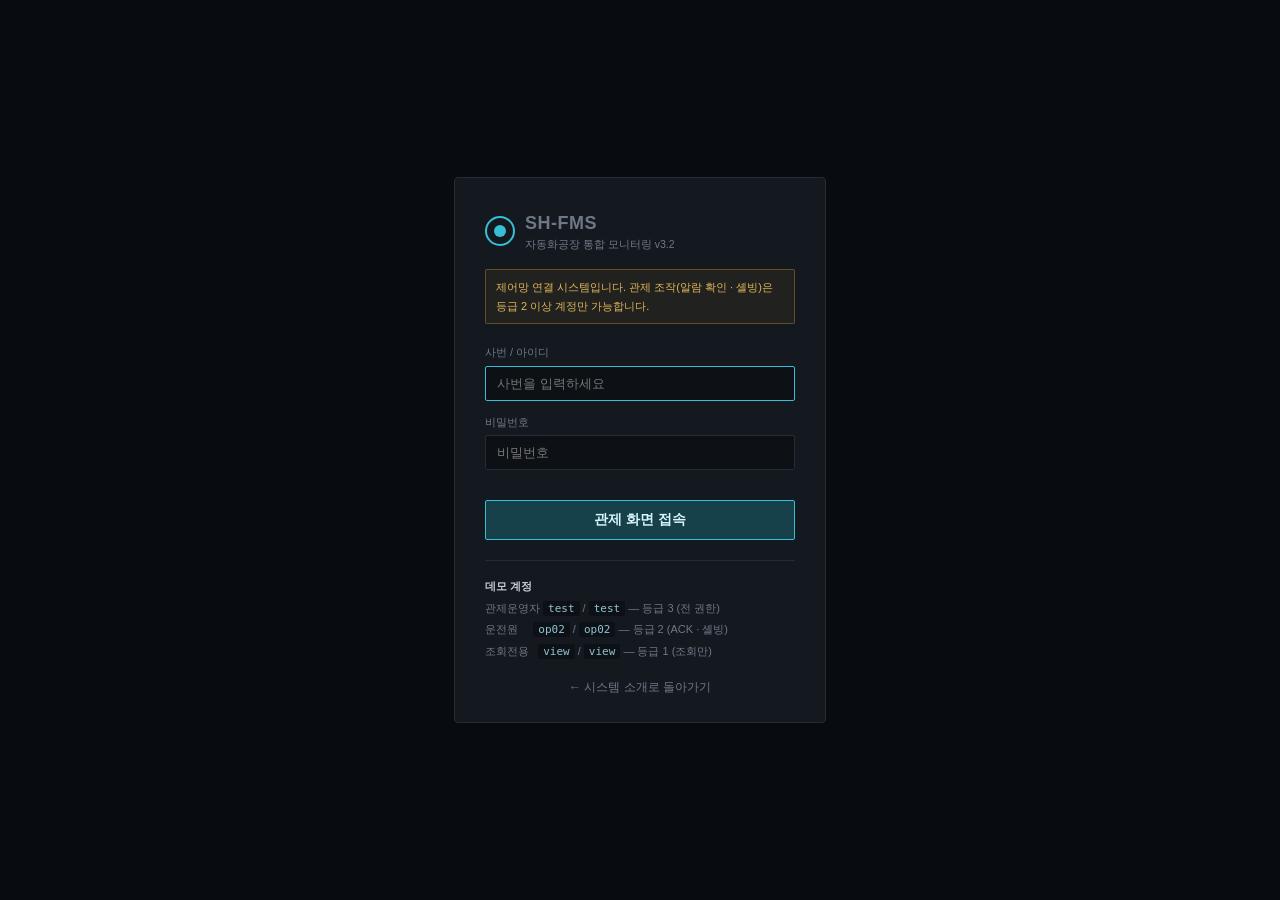
<file: app/chemical.html>
<!DOCTYPE html>
<html lang="ko">
<head>
<meta charset="utf-8">
<title>화학 배치 공정 · SH-FMS</title>
<link rel="stylesheet" href="../assets/css/app.css">
<style>
  .rx { background: var(--panel); border: 1px solid var(--line); border-radius: 3px; }
  .rx > header { padding: 9px 12px; border-bottom: 1px solid var(--line); display: flex; align-items: center; gap: 8px; }
  .rx > header b { font-size: 13px; }
  .rx .body { padding: 12px; display: grid; grid-template-columns: 150px 1fr; gap: 14px; }
  .vessel { position: relative; }
  .vessel svg { width: 100%; display: block; }
  .phase { display: flex; gap: 2px; margin-bottom: 10px; }
  .phase div {
    flex: 1; text-align: center; font-size: 9.5px; padding: 5px 1px;
    background: #151b23; color: #6e7885; border-top: 2px solid #2a323d;
  }
  .phase div.done { color: #74b985; border-top-color: #4f9e63; }
  .phase div.on { color: #c9cfd8; border-top-color: #5f7d99; background: #18202a; font-weight: 700; }
  .pvrow { display: grid; grid-template-columns: repeat(4, 1fr); gap: 7px; }
  .pvmini { background: #10151c; border: 1px solid var(--line); border-radius: 2px; padding: 7px 9px; }
  .pvmini .l { font-size: 9.5px; color: var(--dim); }
  .pvmini .v { font-size: 17px; font-family: var(--mono); }
  .pvmini .s { font-size: 9.5px; color: var(--dim); font-family: var(--mono); }
  .pvmini.warn { border-color: rgba(214,160,44,.4); }
  .pvmini.warn .v { color: #e0b658; }
  .pvmini.alarm { border-color: rgba(214,72,60,.45); }
  .pvmini.alarm .v { color: #e57b71; }
</style>
</head>
<body data-page="chemical" data-title="화학 배치 공정" data-crumb="A동 배합 라인" data-lvl="ISA-101 LEVEL 2">

<div class="filters">
  <label>반응기</label>
  <select><option>전체</option><option>R-101 배합 1호기</option><option>R-201 배합 2호기</option></select>
  <label>표시</label>
  <select><option>실시간</option><option>배치 종료분 포함</option></select>
  <button class="btn pri">조회</button>
  <div style="flex:1"></div>
  <span class="dim" style="font-size:11px">배치 실행 제어는 MES 배치 화면에서 수행합니다. 본 화면은 감시 전용입니다.</span>
</div>

<div class="grid g2" style="margin-bottom:10px" id="rxs"></div>

<div class="grid" style="grid-template-columns:1fr 340px;margin-bottom:10px">
  <div class="card">
    <header>
      <h2>배치 트렌드</h2><span class="sub" id="tr-sub">R-201 · BT-260923-004</span>
      <div class="spacer"></div>
      <div class="legend">
        <span><i style="background:#8fa8c0"></i>반응조 온도</span>
        <span><i style="background:#d6a02c"></i>설정값</span>
        <span><i style="background:#5f8a76"></i>자켓 온도</span>
      </div>
    </header>
    <div class="body">
      <div id="ch-t"></div>
      <div style="margin-top:8px"><div id="ch-p"></div></div>
      <div class="note">반응조 온도가 설정값 대비 ±2℃를 벗어나면 P2 알람이 발생하고, 해당 배치는 품질 검토 대상으로 자동 등록됩니다.</div>
    </div>
  </div>

  <div class="card">
    <header><h2>인터록 상태</h2><span class="sub">안전 연동</span></header>
    <div class="body tight">
      <table class="tb"><tbody id="il-tb"></tbody></table>
      <div class="note" style="margin:10px 12px">
        인터록은 PLC 안전 로직에서 직접 동작합니다. 본 시스템은 상태를 감시만 하며 해제 권한은 없습니다.
      </div>
    </div>
  </div>
</div>

<div class="grid g2">
  <div class="card">
    <header><h2>공정 조건 준수율</h2><span class="sub">최근 10 배치 · 설정값 대비 편차</span></header>
    <div class="body"><div id="ch-dev"></div></div>
  </div>
  <div class="card">
    <header><h2>배치 이력</h2><span class="sub">최근 8건</span></header>
    <div class="body tight">
      <table class="tb">
        <thead><tr><th>배치번호</th><th>레시피</th><th>설비</th><th class="num">소요</th><th class="num">최대편차</th><th>판정</th></tr></thead>
        <tbody id="bh-tb"></tbody>
      </table>
    </div>
  </div>
</div>

<script src="../assets/js/auth.js"></script>
<script src="../assets/js/mock.js"></script>
<script src="../assets/js/chart.js"></script>
<script src="../assets/js/shell.js"></script>
<script>
(function () {
  var NS = 'http://www.w3.org/2000/svg';
  var PH = ['칭량', '투입', '승온', '교반', '반응', '냉각', '배출'];
  var RX = Mock.reactors();

  function vessel(level, stirring, jacketHot) {
    var s = '<svg viewBox="0 0 120 170">';
    // 자켓
    s += '<rect x="14" y="30" width="92" height="108" rx="10" fill="none" stroke="' +
      (jacketHot ? '#8a6a2a' : '#3b5a6b') + '" stroke-width="5" opacity=".55"/>';
    // 본체
    s += '<rect x="22" y="36" width="76" height="96" rx="8" fill="#1a212a" stroke="#4a5866"/>';
    // 내용물
    var lh = 92 * level / 100;
    s += '<rect x="24" y="' + (130 - lh) + '" width="72" height="' + lh + '" rx="6" fill="#2e4a63"/>';
    // 교반축
    s += '<line x1="60" y1="20" x2="60" y2="' + (132 - lh * 0.35) + '" stroke="#6e7885" stroke-width="3"/>';
    s += '<rect x="46" y="' + (128 - lh * 0.35) + '" width="28" height="5" rx="2" fill="#6e7885"/>';
    // 모터
    s += '<rect x="46" y="6" width="28" height="16" rx="3" fill="' + (stirring ? '#24352b' : '#232c37') +
      '" stroke="' + (stirring ? '#4f9e63' : '#4a5866') + '"/>';
    if (stirring) s += '<circle cx="60" cy="14" r="3" fill="#4f9e63"><animate attributeName="opacity" values="1;.25;1" dur="1.1s" repeatCount="indefinite"/></circle>';
    // 노즐
    s += '<line x1="30" y1="36" x2="30" y2="24" stroke="#4a5866" stroke-width="3"/>';
    s += '<line x1="90" y1="36" x2="90" y2="24" stroke="#4a5866" stroke-width="3"/>';
    // 배출 밸브
    s += '<line x1="60" y1="132" x2="60" y2="150" stroke="#4a5866" stroke-width="4"/>';
    s += '<polygon points="52,150 68,150 60,160" fill="#232c37" stroke="#4a5866"/>';
    s += '<text x="60" y="169" fill="#6e7885" font-size="9" font-family="Consolas" text-anchor="middle">LV ' + level + '%</text>';
    s += '</svg>';
    return s;
  }

  function mini(label, val, unit, sp, state) {
    return '<div class="pvmini ' + (state || '') + '"><div class="l">' + label + '</div>' +
      '<div class="v">' + val + '<span style="font-size:10px;color:#6e7885"> ' + unit + '</span></div>' +
      '<div class="s">' + (sp != null ? 'SP ' + sp : '&nbsp;') + '</div></div>';
  }

  function drawRx() {
    document.getElementById('rxs').innerHTML = RX.map(function (r) {
      var tTag = r.id === 'R-201' ? Mock.tag('MIX02_TT201') : Mock.tag('MIX01_TT101');
      var pTag = r.id === 'R-201' ? Mock.tag('MIX02_PT202') : Mock.tag('MIX01_PT102');
      var sTag = r.id === 'R-201' ? Mock.tag('MIX02_ST203') : Mock.tag('MIX01_ST103');
      var tSt = Mock.tagState(tTag), pSt = Mock.tagState(pTag), sSt = Mock.tagState(sTag);

      return '<div class="rx"><header><b>' + r.name + '</b>' +
        '<span class="dim" style="font-size:10.5px">' + r.batch + ' · ' + r.recipe + '</span>' +
        '<span style="flex:1"></span>' +
        '<span class="st st-run">' + r.status + '</span></header>' +
        '<div class="body">' +
          '<div class="vessel">' + vessel(r.level, r.rpm > 0, r.jacket > 40) + '</div>' +
          '<div>' +
            '<div class="phase">' + PH.map(function (p, i) {
              return '<div class="' + (i < r.phaseIdx ? 'done' : i === r.phaseIdx ? 'on' : '') + '">' + p + '</div>';
            }).join('') + '</div>' +
            '<div class="pvrow">' +
              mini('반응조 온도', tTag.pv.toFixed(1), '℃', r.spTemp, tSt === 'ok' ? '' : tSt) +
              mini('내압', pTag.pv.toFixed(2), 'bar', '1.00', pSt === 'ok' ? '' : pSt) +
              mini('교반속도', sTag.pv.toFixed(0), 'rpm', r.rpm, sSt === 'ok' ? '' : sSt) +
              mini('자켓 온도', r.jacket.toFixed(1), '℃', null, '') +
            '</div>' +
            '<table class="tb" style="margin-top:10px">' +
              '<tr><td class="dim" style="width:72px">현재 페이즈</td><td><b>' + r.phase + '</b></td>' +
                  '<td class="dim" style="width:64px">경과</td><td class="num">' + r.elapsed + '</td></tr>' +
              '<tr><td class="dim">잔여 예상</td><td>' + r.remain + '</td>' +
                  '<td class="dim">레벨</td><td class="num">' + r.level + ' %</td></tr>' +
            '</table>' +
          '</div>' +
        '</div></div>';
    }).join('');
  }
  drawRx();
  Mock.onTick(drawRx);
  Mock.start(2000);

  // ---- 배치 트렌드 ----
  var labels = [], temp = [], sp = [], jacket = [], press = [];
  for (var i = 0; i < 60; i++) {
    var d = new Date(Date.now() - (60 - i) * 3 * 60000);
    labels.push(Mock.hhmm(d));
    var t = i < 8 ? 25 + i * 4.6
          : i < 14 ? 61 + Math.sin(i) * 0.8
          : i < 46 ? 62 + Math.sin(i * 0.6) * 1.4
          : Math.max(40, 62 - (i - 46) * 1.6);
    temp.push(+t.toFixed(1));
    sp.push(i < 46 ? 62 : 40);
    jacket.push(+(i < 14 ? 70 - i * 0.6 : i < 46 ? 58 + Math.sin(i * 0.4) * 2 : 22 + Math.sin(i) * 1.2).toFixed(1));
    press.push(+(1.0 + (i > 8 && i < 46 ? 0.06 + Math.sin(i * 0.5) * 0.03 : 0.01)).toFixed(3));
  }

  Chart.line(document.getElementById('ch-t'), {
    labels: labels, h: 196, min: 10, max: 85,
    series: [
      { name: 'SP', color: '#d6a02c', data: sp, width: 1.1 },
      { name: '자켓', color: '#5f8a76', data: jacket, width: 1.3 },
      { name: '온도', color: '#8fa8c0', data: temp }
    ]
  });
  Chart.line(document.getElementById('ch-p'), {
    labels: labels, h: 96, min: 0.9, max: 1.3,
    series: [{ name: '압력', color: '#7f93ab', data: press }],
    refs: [{ v: 1.25, color: '#d6a02c', label: 'H 1.25' }]
  });

  // ---- 인터록 ----
  var IL = [
    { n: '반응조 과압 (PSH-202)', st: '정상', d: '설정 1.50 bar' },
    { n: '반응조 과열 (TSH-201)', st: '정상', d: '설정 70.0 ℃' },
    { n: '교반기 무부하 (ZSL-203)', st: '정상', d: '레벨 20% 미만 시 정지' },
    { n: '배출밸브 연동 (XV-205)', st: '차단', d: '교반 중 배출 금지' },
    { n: '맨홀 개방 (ZS-207)', st: '정상', d: '개방 시 전체 정지' },
    { n: '비상정지 (ESD-200)', st: '정상', d: '리셋 필요 없음' },
    { n: '질소 퍼지 압력 (PSL-209)', st: '주의', d: '4.8 bar (하한 5.0)' }
  ];
  document.getElementById('il-tb').innerHTML = IL.map(function (x) {
    var c = x.st === '정상' ? 'st-run' : x.st === '차단' ? 'st-act' : 'st-warn';
    return '<tr><td style="width:150px">' + x.n + '</td>' +
      '<td style="width:52px"><span class="st ' + c + '">' + x.st + '</span></td>' +
      '<td class="dim" style="font-size:10.5px">' + x.d + '</td></tr>';
  }).join('');

  // ---- 편차 ----
  var dev = [0.8, 1.2, 0.6, 2.4, 0.9, 1.1, 3.1, 0.7, 1.4, 0.9];
  Chart.bars(document.getElementById('ch-dev'), {
    labels: dev.map(function (_, i) { return 'B' + (i + 1); }),
    data: dev, h: 190, showValue: true, max: 4,
    colors: dev.map(function (v) { return v > 2 ? '#d6a02c' : '#4a5666'; })
  });

  // ---- 배치 이력 ----
  var BH = [
    { no: 'BT-260923-004', rc: 'RC-EM220-v4', eq: 'R-201', t: '진행중', d: 1.9, j: '진행' },
    { no: 'BT-260923-003', rc: 'RC-AD330-v2', eq: 'R-101', t: '진행중', d: 0.9, j: '진행' },
    { no: 'BT-260923-002', rc: 'RC-EM220-v4', eq: 'R-201', t: '4h 12m', d: 1.4, j: '합격' },
    { no: 'BT-260922-011', rc: 'RC-AD330-v2', eq: 'R-101', t: '3h 48m', d: 0.7, j: '합격' },
    { no: 'BT-260922-010', rc: 'RC-EM220-v4', eq: 'R-201', t: '4h 26m', d: 3.1, j: '검토' },
    { no: 'BT-260922-009', rc: 'RC-EM220-v4', eq: 'R-201', t: '4h 08m', d: 1.1, j: '합격' },
    { no: 'BT-260921-014', rc: 'RC-AD330-v2', eq: 'R-101', t: '3h 52m', d: 0.9, j: '합격' },
    { no: 'BT-260921-013', rc: 'RC-EM220-v4', eq: 'R-201', t: '4h 19m', d: 2.4, j: '검토' }
  ];
  document.getElementById('bh-tb').innerHTML = BH.map(function (b) {
    var c = b.j === '합격' ? 'st-run' : b.j === '검토' ? 'st-warn' : 'st-idle';
    return '<tr><td class="tag">' + b.no + '</td><td class="dim">' + b.rc + '</td><td>' + b.eq + '</td>' +
      '<td class="num dim">' + b.t + '</td>' +
      '<td class="num" style="color:' + (b.d > 2 ? 'var(--warn)' : 'var(--txt)') + '">±' + b.d.toFixed(1) + '℃</td>' +
      '<td><span class="st ' + c + '">' + b.j + '</span></td></tr>';
  }).join('');
})();
</script>
</body>
</html>
</file>
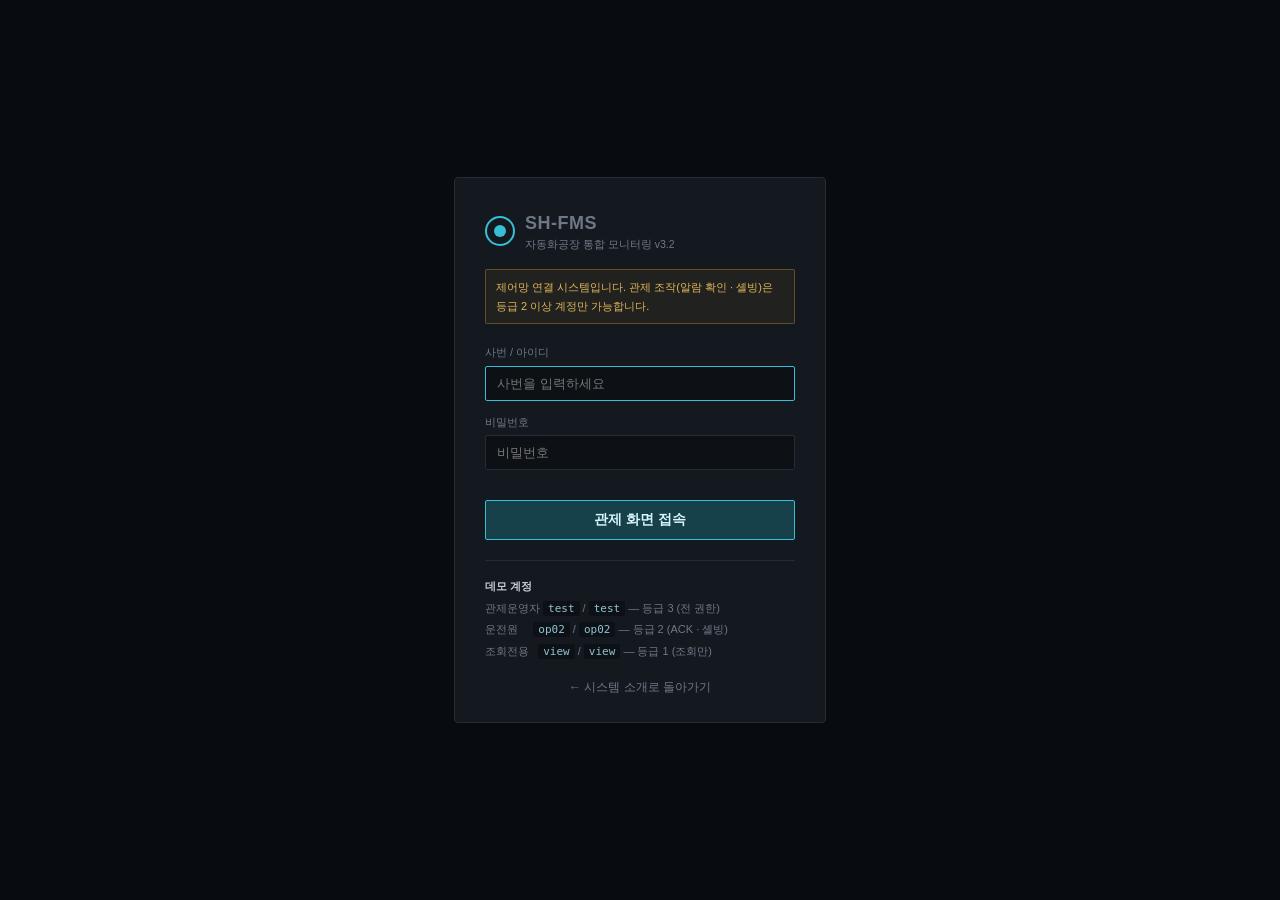
<file: app/energy.html>
<!DOCTYPE html>
<html lang="ko">
<head>
<meta charset="utf-8">
<title>에너지 · 유틸리티 · SH-FMS</title>
<link rel="stylesheet" href="../assets/css/app.css">
</head>
<body data-page="energy" data-title="에너지 · 유틸리티" data-crumb="FEMS" data-lvl="ISA-101 LEVEL 2">

<div class="filters">
  <label>기간</label>
  <select id="f-period"><option>금일</option><option>금주</option><option>당월</option></select>
  <label>에너지원</label>
  <select id="f-src"><option>전력</option><option>스팀</option><option>용수</option><option>전체</option></select>
  <label>구역</label>
  <select><option>전체</option><option>A동</option><option>B동</option><option>C동</option><option>D동</option></select>
  <button class="btn pri" id="f-go">조회</button>
  <div style="flex:1"></div>
  <button class="btn" onclick="alert('원단위 리포트\n\n· 제품 단위당 전력/스팀/용수 사용량\n· 전월 대비 증감\n· 목표 대비 달성률\n\n월간 에너지 회의 보고 양식으로 생성됩니다.')">원단위 리포트</button>
  <button class="btn" onclick="alert('온실가스 배출량 산정\n\nIPCC 가이드라인 기준으로 전력/스팀 사용량을 CO2e 로 환산합니다.\n배출권 보고용 자료로 사용됩니다.')">배출량 산정</button>
</div>

<div class="grid g6" style="margin-bottom:10px" id="kpi"></div>

<div class="grid" style="grid-template-columns:1fr 340px;margin-bottom:10px">
  <div class="card">
    <header>
      <h2>시간대별 사용량</h2><span class="sub">금일 00:00 ~ 현재</span>
      <div class="spacer"></div>
      <div class="legend">
        <span><i style="background:#7f93ab"></i>전력 kW</span>
        <span><i style="background:#d6a02c"></i>피크 기준</span>
      </div>
    </header>
    <div class="body">
      <div id="ch-pw"></div>
      <div style="margin-top:8px"><div id="ch-stm"></div></div>
      <div class="note" id="peak-note"></div>
    </div>
  </div>

  <div class="card">
    <header><h2>실시간 유틸리티</h2><span class="sub">공급 상태</span></header>
    <div class="body tight">
      <table class="tb"><tbody id="utl-tb"></tbody></table>
      <div style="padding:11px 12px">
        <div class="dim" style="font-size:10.5px;margin-bottom:6px">역률 / 수전 전압</div>
        <table class="tb">
          <tr><td class="dim">역률</td><td class="num">0.94</td><td class="dim">기준 0.90 이상</td></tr>
          <tr><td class="dim">수전 전압</td><td class="num">22,780</td><td class="dim">V (22.9kV)</td></tr>
          <tr><td class="dim">최대수요전력</td><td class="num">1,412</td><td class="dim">kW (계약 1,600)</td></tr>
        </table>
      </div>
    </div>
  </div>
</div>

<div class="grid g2" style="margin-bottom:10px">
  <div class="card">
    <header><h2>구역별 전력 사용량</h2><span class="sub">금일 · kWh</span></header>
    <div class="body">
      <div id="ch-area"></div>
    </div>
  </div>

  <div class="card">
    <header><h2>구역별 상세</h2><span class="sub">전일 대비 · 원단위</span></header>
    <div class="body tight">
      <table class="tb">
        <thead><tr><th>구역</th><th class="num">사용량</th><th class="num">비중</th><th class="num">전일</th><th class="num">증감</th><th class="num">원단위</th><th style="width:110px">추이</th></tr></thead>
        <tbody id="area-tb"></tbody>
        <tfoot><tr id="area-tf"></tr></tfoot>
      </table>
    </div>
  </div>
</div>

<div class="grid g3">
  <div class="card">
    <header><h2>온실가스 배출량</h2><span class="sub">당월 누계 · tCO2e</span></header>
    <div class="body">
      <div id="ch-co2" style="display:flex;justify-content:center"></div>
      <table class="tb" style="margin-top:8px" id="co2-tb"></table>
    </div>
  </div>

  <div class="card">
    <header><h2>피크 전력 관리</h2><span class="sub">15분 수요전력</span></header>
    <div class="body">
      <div id="ch-peak"></div>
      <div class="note">계약전력 1,600kW 의 90%(1,440kW) 도달 시 경고가 발생하고, 우선순위가 낮은 부하(공조·조명)부터 순차 제어 대상으로 표시됩니다.</div>
    </div>
  </div>

  <div class="card">
    <header><h2>절감 과제</h2><span class="sub">진행 현황</span></header>
    <div class="body tight">
      <table class="tb">
        <thead><tr><th>과제</th><th>대상</th><th class="num">절감</th><th>상태</th></tr></thead>
        <tbody id="save-tb"></tbody>
      </table>
    </div>
  </div>
</div>

<script src="../assets/js/auth.js"></script>
<script src="../assets/js/mock.js"></script>
<script src="../assets/js/chart.js"></script>
<script src="../assets/js/shell.js"></script>
<script>
(function () {
  var en = Mock.energy();
  var areas = Mock.energyByArea();
  var totPw = en.power.reduce(function (a, b) { return a + b; }, 0);
  var totStm = en.steam.reduce(function (a, b) { return a + b; }, 0);
  var totWtr = en.water.reduce(function (a, b) { return a + b; }, 0);
  var peak = Math.max.apply(null, en.power);

  document.getElementById('kpi').innerHTML = [
    { t: 'PWR_TOT', l: '금일 전력', v: (totPw / 1000).toFixed(1), u: 'MWh', c: '' },
    { t: 'PWR_NOW', l: '순간 전력', v: en.power[new Date().getHours()] || en.power[12], u: 'kW', c: '' },
    { t: 'PWR_PEAK', l: '최대수요', v: peak.toLocaleString(), u: 'kW', c: peak > 1440 ? 'warn' : '' },
    { t: 'STM_TOT', l: '스팀', v: totStm.toFixed(1), u: 't', c: '' },
    { t: 'WTR_TOT', l: '용수', v: totWtr, u: 'm³', c: '' },
    { t: 'CO2_MTD', l: '당월 배출', v: '284', u: 'tCO2e', c: '' }
  ].map(function (k) {
    return '<div class="pv ' + k.c + '"><div class="lip"></div>' +
      '<div class="tag">' + k.t + '</div><div class="lbl">' + k.l + '</div>' +
      '<div class="val">' + k.v + '<small>' + k.u + '</small></div></div>';
  }).join('');

  Chart.line(document.getElementById('ch-pw'), {
    labels: en.hours, h: 176, area: true,
    series: [{ name: '전력', color: '#7f93ab', data: en.power }],
    refs: [{ v: 1440, color: '#d6a02c', label: '피크 경고 1,440kW' }]
  });
  Chart.bars(document.getElementById('ch-stm'), {
    labels: en.hours, data: en.steam, h: 96,
    colors: en.steam.map(function () { return '#5f8a76'; })
  });

  var overH = en.power.filter(function (v) { return v > 1200; }).length;
  document.getElementById('peak-note').innerHTML =
    '금일 최대수요 <b>' + peak.toLocaleString() + 'kW</b> (계약 1,600kW 대비 ' + (peak / 1600 * 100).toFixed(0) + '%) · ' +
    '1,200kW 초과 구간 <b>' + overH + '시간</b>. 코팅 2라인 재가동 시 피크 재산정이 필요합니다.';

  // 유틸리티 실시간
  var UT = ['UTL_AIR701', 'UTL_CHW702', 'UTL_STM703'];
  function drawUtl() {
    document.getElementById('utl-tb').innerHTML = UT.map(function (tg) {
      var t = Mock.tag(tg), s = Mock.tagState(t);
      var col = s === 'alarm' ? 'var(--bad)' : s === 'warn' ? 'var(--warn)' : 'var(--txt)';
      return '<tr><td class="dim" style="width:110px">' + t.desc + '</td>' +
        '<td class="num" style="color:' + col + ';font-weight:600">' + t.pv.toFixed(2) + '</td>' +
        '<td class="dim" style="width:36px">' + t.unit + '</td>' +
        '<td class="dim" style="font-size:10px">L' + t.lo + '/H' + t.hi + '</td></tr>';
    }).join('');
  }
  drawUtl();
  Mock.onTick(drawUtl);
  Mock.start(2000);

  // 구역별
  Chart.bars(document.getElementById('ch-area'), {
    labels: areas.map(function (a) { return a.area; }),
    data: areas.map(function (a) { return a.pw; }),
    colors: areas.map(function (a) { return a.pw > a.prev ? '#8a7a4a' : '#4a5666'; }),
    h: 196, showValue: true
  });

  var tot = areas.reduce(function (a, b) { return a + b.pw; }, 0);
  document.getElementById('area-tb').innerHTML = areas.map(function (a, i) {
    var diff = (a.pw - a.prev) / a.prev * 100;
    return '<tr><td><b>' + a.area + '</b></td>' +
      '<td class="num">' + a.pw.toLocaleString() + '</td>' +
      '<td class="num dim">' + a.ratio.toFixed(1) + '%</td>' +
      '<td class="num dim">' + a.prev.toLocaleString() + '</td>' +
      '<td class="num" style="color:' + (diff > 5 ? 'var(--warn)' : diff < 0 ? 'var(--ok)' : 'var(--txt)') + '">' +
        (diff > 0 ? '+' : '') + diff.toFixed(1) + '%</td>' +
      '<td class="num dim">' + (a.unit ? a.unit.toFixed(3) : '-') + '</td>' +
      '<td><span class="sp' + i + '"></span></td></tr>';
  }).join('');
  areas.forEach(function (a, i) {
    var d = [], v = a.prev;
    for (var k = 0; k < 10; k++) { v = v + (Math.sin(k * 1.3 + i) * a.prev * 0.04); d.push(Math.round(v)); }
    d.push(a.pw);
    Chart.spark(document.querySelector('.sp' + i), d, a.pw > a.prev ? '#8a7a4a' : '#5f8a76');
  });
  document.getElementById('area-tf').innerHTML =
    '<td>합계</td><td class="num">' + tot.toLocaleString() + '</td><td class="num">100.0%</td>' +
    '<td class="num">' + areas.reduce(function (a, b) { return a + b.prev; }, 0).toLocaleString() + '</td>' +
    '<td colspan="3"></td>';

  // CO2
  var CO2 = [
    { n: '전력 (간접)', v: 198, c: '#5f7d99' },
    { n: '스팀 (직접)', v: 64, c: '#5f8a76' },
    { n: '기타 연료', v: 22, c: '#8a7a4a' }
  ];
  Chart.donut(document.getElementById('ch-co2'), CO2.map(function (c) { return { value: c.v, color: c.c }; }),
    { size: 150, center: '284', centerSub: 'tCO2e' });
  document.getElementById('co2-tb').innerHTML = CO2.map(function (c) {
    return '<tr><td><i style="display:inline-block;width:9px;height:9px;border-radius:2px;background:' + c.c +
      ';margin-right:6px"></i>' + c.n + '</td><td class="num">' + c.v + '</td>' +
      '<td class="num dim">' + (c.v / 284 * 100).toFixed(1) + '%</td></tr>';
  }).join('');

  // 피크 (15분 단위 최근 4시간)
  var pk = [], pl = [];
  for (var i = 0; i < 16; i++) {
    pl.push(String(i * 15 % 60 === 0 ? Math.floor(i / 4) + 'h' : ''));
    pk.push(1080 + Math.round(Math.sin(i * 0.6) * 180 + (i > 11 ? 120 : 0)));
  }
  Chart.line(document.getElementById('ch-peak'), {
    labels: pl, h: 176, min: 800, max: 1650,
    series: [{ name: '수요전력', color: '#7f93ab', data: pk, dots: true }],
    refs: [
      { v: 1600, color: '#d6483c', label: '계약 1,600' },
      { v: 1440, color: '#d6a02c', label: '경고 1,440' }
    ]
  });

  var SAVE = [
    { n: '건조로 배기 폐열 회수', t: 'B동', s: '-42 MWh/월', st: '진행' },
    { n: '컴프레서 대수제어 최적화', t: '유틸', s: '-18 MWh/월', st: '완료' },
    { n: 'LED 조명 교체', t: 'C·D동', s: '-11 MWh/월', st: '완료' },
    { n: '인버터 적용 (냉각수 펌프)', t: '유틸', s: '-26 MWh/월', st: '검토' },
    { n: '스팀 트랩 정비', t: 'A동', s: '-3.2 t/월', st: '진행' }
  ];
  document.getElementById('save-tb').innerHTML = SAVE.map(function (s) {
    var c = s.st === '완료' ? 'st-run' : s.st === '진행' ? 'st-warn' : 'st-idle';
    return '<tr><td style="white-space:normal">' + s.n + '</td><td class="dim">' + s.t + '</td>' +
      '<td class="num" style="color:var(--ok)">' + s.s + '</td>' +
      '<td><span class="st ' + c + '">' + s.st + '</span></td></tr>';
  }).join('');
})();
</script>
</body>
</html>
</file>
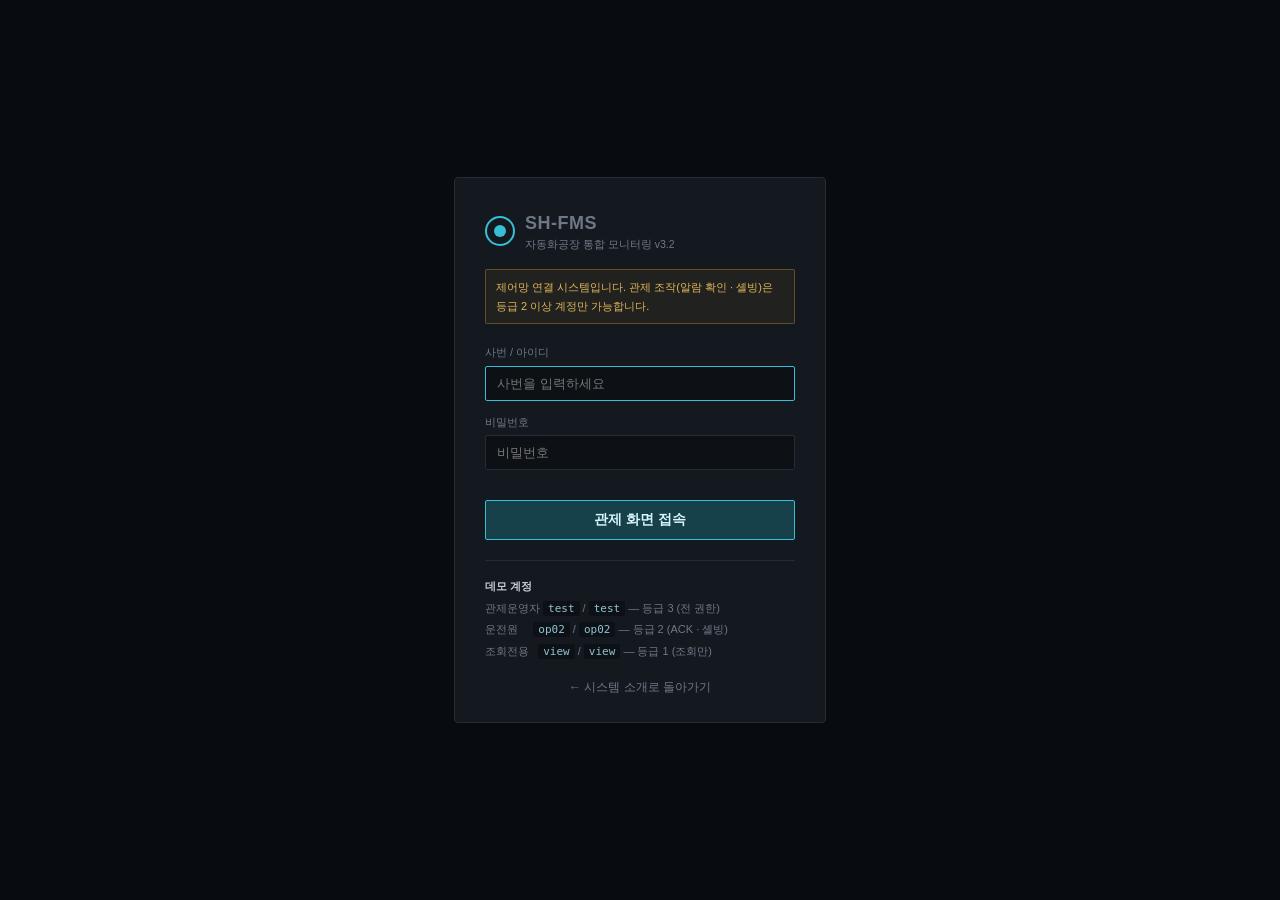
<file: app/line.html>
<!DOCTYPE html>
<html lang="ko">
<head>
<meta charset="utf-8">
<title>라인 공정 미믹 · SH-FMS</title>
<link rel="stylesheet" href="../assets/css/app.css">
<style>
  .mimic { background: #0d1116; border: 1px solid var(--line); border-radius: 3px; }
  .mimic svg { display: block; width: 100%; }
  .u-box { fill: #1a212a; stroke: #39434f; stroke-width: 1; }
  .u-box.run { stroke: #4a5866; }
  .u-box.stop { stroke: #d6483c; fill: #1d1518; }
  .u-lbl { fill: #aeb7c3; font-size: 11px; font-family: "Malgun Gothic", sans-serif; }
  .u-sub { fill: #6e7885; font-size: 9.5px; font-family: Consolas, monospace; }
  .pipe { stroke: #39434f; stroke-width: 3; fill: none; }
  .pipe.flow { stroke: #5f7d99; }
  .pipe.dead { stroke: #2a323d; stroke-dasharray: 4 4; }
  .flowdot { fill: #7fa3c4; }
  .pvtxt { font-family: Consolas, monospace; font-size: 12px; fill: #c9cfd8; }
  .pvtxt.warn { fill: #e0b658; }
  .pvtxt.alarm { fill: #e57b71; }
  .pvunit { font-family: Consolas, monospace; font-size: 9px; fill: #6e7885; }
  .tank { fill: #1a212a; stroke: #39434f; }
  .lvl { fill: #33506b; }
  .motor { fill: #232c37; stroke: #4a5866; }
  .motor.on { fill: #24352b; stroke: #4f9e63; }
  .stepbar { display: flex; gap: 2px; }
  .stepbar div {
    flex: 1; text-align: center; font-size: 10.5px; padding: 6px 2px;
    background: #151b23; color: #6e7885; border-top: 2px solid #2a323d;
  }
  .stepbar div.on { color: #c9cfd8; border-top-color: #5f7d99; background: #18202a; }
  .stepbar div.bad { color: #e57b71; border-top-color: #d6483c; background: #1d1518; }
</style>
</head>
<body data-page="line" data-title="라인 공정 미믹" data-crumb="B동 코팅 1라인" data-lvl="ISA-101 LEVEL 2">

<div class="filters">
  <label>라인</label>
  <select id="f-line">
    <option value="CT01">CT-01 코팅 1라인</option>
    <option value="CT02">CT-02 코팅 2라인 (정지)</option>
    <option value="MIX">MIX-01/02 배합 라인</option>
  </select>
  <label>표시</label>
  <select><option>공정값 + 상태</option><option>공정값만</option><option>상태만</option></select>
  <button class="btn pri" id="f-go">전환</button>
  <div style="flex:1"></div>
  <span class="dim" style="font-size:11px" id="scan">스캔 1s · 최종 수신 --:--:--</span>
</div>

<div class="card" style="margin-bottom:10px">
  <header>
    <h2 id="mimic-title">CT-01 코팅 1라인 공정 흐름</h2>
    <span class="sub">원료 투입 → 코팅 → 건조 → 권취 → 검사 → 포장</span>
    <div class="spacer"></div>
    <span class="st st-run" id="line-st">가동</span>
  </header>
  <div class="body tight">
    <div class="mimic" id="mimic"></div>
    <div class="stepbar" id="steps"></div>
  </div>
</div>

<div class="grid" style="grid-template-columns:1fr 340px">
  <div class="card">
    <header><h2>공정값 상세</h2><span class="sub">해당 라인 태그</span></header>
    <div class="body tight">
      <table class="tb">
        <thead><tr>
          <th style="width:110px">태그</th><th>설명</th>
          <th class="num" style="width:84px">현재값</th><th style="width:40px">단위</th>
          <th class="num" style="width:70px">설정값</th>
          <th class="num" style="width:70px">L</th><th class="num" style="width:70px">H</th>
          <th style="width:70px">상태</th><th style="width:104px">수집원</th><th style="width:96px">트렌드</th>
        </tr></thead>
        <tbody id="tag-tb"></tbody>
      </table>
    </div>
  </div>

  <div>
    <div class="card" style="margin-bottom:10px">
      <header><h2>구동부 상태</h2></header>
      <div class="body tight"><table class="tb"><tbody id="drv-tb"></tbody></table></div>
    </div>
    <div class="card">
      <header><h2>최근 상태 변화</h2><span class="sub">이벤트 로그</span></header>
      <div class="body tight" style="max-height:200px;overflow-y:auto">
        <table class="tb"><tbody id="ev-tb"></tbody></table>
      </div>
    </div>
  </div>
</div>

<script src="../assets/js/auth.js"></script>
<script src="../assets/js/mock.js"></script>
<script src="../assets/js/chart.js"></script>
<script src="../assets/js/shell.js"></script>
<script>
(function () {
  var NS = 'http://www.w3.org/2000/svg';
  var cur = 'CT01';

  var LINES = {
    CT01: {
      title: 'CT-01 코팅 1라인 공정 흐름',
      status: '가동',
      tags: ['CT01_TT301', 'CT01_SP302', 'CT01_TH303'],
      steps: ['원단 투입', '코팅', '건조', '권취', '검사', '포장'],
      at: 2,
      drives: [
        { n: '언와인더 M-301', st: '운전', load: 42 },
        { n: '코팅 다이 M-302', st: '운전', load: 61 },
        { n: '건조로 송풍 M-303', st: '운전', load: 74 },
        { n: '리와인더 M-304', st: '운전', load: 38 }
      ]
    },
    CT02: {
      title: 'CT-02 코팅 2라인 공정 흐름',
      status: '정지',
      tags: ['CT02_TT401', 'CT02_SP402'],
      steps: ['원단 투입', '코팅', '건조', '권취', '검사', '포장'],
      at: 2, bad: true,
      drives: [
        { n: '언와인더 M-401', st: '정지', load: 0 },
        { n: '코팅 다이 M-402', st: '정지', load: 0 },
        { n: '건조로 송풍 M-403', st: '정지', load: 0 },
        { n: '리와인더 M-404', st: '트립', load: 0 }
      ]
    },
    MIX: {
      title: 'MIX-01/02 배합 라인 공정 흐름',
      status: '가동',
      tags: ['MIX01_TT101', 'MIX01_PT102', 'MIX01_ST103', 'MIX02_TT201', 'MIX02_PT202', 'MIX02_ST203'],
      steps: ['원료 칭량', '투입', '승온', '교반', '반응', '배출'],
      at: 3,
      drives: [
        { n: '교반기 M-101', st: '운전', load: 55 },
        { n: '교반기 M-201', st: '운전', load: 68 },
        { n: '이송펌프 P-110', st: '운전', load: 31 },
        { n: '자켓 순환 P-210', st: '운전', load: 47 }
      ]
    }
  };

  function n(tag, attr, parent) {
    var e = document.createElementNS(NS, tag);
    for (var k in attr) if (attr.hasOwnProperty(k)) e.setAttribute(k, attr[k]);
    if (parent) parent.appendChild(e);
    return e;
  }
  function txt(p, x, y, s, cls) {
    var t = n('text', { x: x, y: y, class: cls || 'u-lbl' }, p);
    t.textContent = s;
    return t;
  }

  function unit(svg, x, y, w, h, label, sub, state) {
    n('rect', { x: x, y: y, width: w, height: h, rx: 3, class: 'u-box ' + (state || '') }, svg);
    txt(svg, x + w / 2, y + h / 2 + 1, label).setAttribute('text-anchor', 'middle');
    if (sub) {
      var t = txt(svg, x + w / 2, y + h / 2 + 14, sub, 'u-sub');
      t.setAttribute('text-anchor', 'middle');
    }
  }

  function pipe(svg, pts, dead) {
    var d = pts.map(function (p, i) { return (i ? 'L' : 'M') + p[0] + ' ' + p[1]; }).join(' ');
    var p = n('path', { d: d, class: 'pipe ' + (dead ? 'dead' : 'flow') }, svg);
    if (!dead) {
      var dot = n('circle', { r: 2.6, class: 'flowdot' }, svg);
      var anim = n('animateMotion', { dur: '2.6s', repeatCount: 'indefinite', path: d }, dot);
      void anim;
    }
    return p;
  }

  function tank(svg, x, y, w, h, level, label) {
    n('rect', { x: x, y: y, width: w, height: h, rx: 3, class: 'tank' }, svg);
    var lh = h * level / 100;
    n('rect', { x: x + 1.5, y: y + h - lh, width: w - 3, height: Math.max(0, lh - 1.5), class: 'lvl' }, svg);
    var t = txt(svg, x + w / 2, y + h + 13, label, 'u-sub');
    t.setAttribute('text-anchor', 'middle');
    var pct = txt(svg, x + w / 2, y + h / 2 + 4, level + '%', 'pvtxt');
    pct.setAttribute('text-anchor', 'middle');
  }

  function pvLabel(svg, x, y, tagName) {
    var t = Mock.tag(tagName);
    if (!t) return;
    var st = Mock.tagState(t);
    var cls = 'pvtxt' + (st === 'alarm' ? ' alarm' : st === 'warn' ? ' warn' : '');
    var dec = t.unit === 'mm' ? 3 : t.unit === 'bar' ? 2 : 1;
    var v = txt(svg, x, y, t.pv.toFixed(dec), cls);
    v.setAttribute('data-pv', tagName);
    v.setAttribute('text-anchor', 'middle');
    var u = txt(svg, x, y + 11, t.desc.replace(/^.*?(라인|호기)\s*/, '') + ' ' + t.unit, 'pvunit');
    u.setAttribute('text-anchor', 'middle');
  }

  function drawCoating(dead) {
    var svg = n('svg', { viewBox: '0 0 1000 300' });
    // 원단 롤
    n('circle', { cx: 70, cy: 170, r: 30, class: 'u-box ' + (dead ? 'stop' : 'run') }, svg);
    n('circle', { cx: 70, cy: 170, r: 9, class: 'motor ' + (dead ? '' : 'on') }, svg);
    txt(svg, 70, 218, '언와인더', 'u-sub').setAttribute('text-anchor', 'middle');

    pipe(svg, [[100, 170], [190, 170]], dead);

    // 코팅 다이 + 슬러리 탱크
    tank(svg, 205, 40, 46, 62, 68, '슬러리 탱크');
    pipe(svg, [[228, 102], [228, 145]], dead);
    unit(svg, 190, 145, 76, 50, '코팅 다이', 'CT-D12', dead ? 'stop' : 'run');
    pvLabel(svg, 228, 228, dead ? 'CT02_SP402' : 'CT01_TH303');

    pipe(svg, [[266, 170], [330, 170]], dead);

    // 건조로 3존
    unit(svg, 330, 132, 230, 76, '건조로 (3 ZONE)', dead ? 'CT-02' : 'CT-01', dead ? 'stop' : 'run');
    [385, 445, 505].forEach(function (x, i) {
      n('rect', { x: x - 18, y: 142, width: 36, height: 12, rx: 2, class: 'motor ' + (dead ? '' : 'on') }, svg);
      txt(svg, x, 151, 'Z' + (i + 1), 'u-sub').setAttribute('text-anchor', 'middle');
    });
    pvLabel(svg, 445, 240, dead ? 'CT02_TT401' : 'CT01_TT301');

    pipe(svg, [[560, 170], [625, 170]], dead);

    // 권취
    n('circle', { cx: 660, cy: 170, r: 28, class: 'u-box ' + (dead ? 'stop' : 'run') }, svg);
    n('circle', { cx: 660, cy: 170, r: 8, class: 'motor ' + (dead ? '' : 'on') }, svg);
    txt(svg, 660, 216, '리와인더', 'u-sub').setAttribute('text-anchor', 'middle');
    pvLabel(svg, 660, 250, dead ? 'CT02_SP402' : 'CT01_SP302');

    pipe(svg, [[690, 170], [750, 170]], dead);

    // 검사
    unit(svg, 750, 142, 84, 56, '비전 검사', 'INS-01', dead ? '' : 'run');
    n('circle', { cx: 792, cy: 128, r: 6, class: 'motor on' }, svg);

    pipe(svg, [[834, 170], [890, 170]], dead);
    unit(svg, 890, 142, 84, 56, '포장', 'PK-01', '');

    // 상단 유틸 배관
    pipe(svg, [[30, 46], [180, 46]], true);
    txt(svg, 30, 38, '압축공기 6.4 bar', 'u-sub');
    pipe(svg, [[600, 46], [960, 46]], true);
    txt(svg, 600, 38, '배기 / VOC 처리', 'u-sub');

    return svg;
  }

  function drawMix() {
    var svg = n('svg', { viewBox: '0 0 1000 300' });

    // 원료 사일로 3기
    [[60, 'BD-2200'], [140, 'SV-0110'], [220, 'CB-0450']].forEach(function (s, i) {
      tank(svg, s[0], 24, 44, 58, [62, 78, 41][i], s[1]);
      pipe(svg, [[s[0] + 22, 82], [s[0] + 22, 108], [330, 108]], false);
    });

    // 칭량 호퍼
    unit(svg, 330, 92, 70, 34, '칭량 호퍼', 'WT-100', 'run');
    pipe(svg, [[365, 126], [365, 150]], false);

    // 반응기 R-101
    n('rect', { x: 300, y: 150, width: 130, height: 96, rx: 8, class: 'u-box run' }, svg);
    n('rect', { x: 305, y: 196, width: 120, height: 46, rx: 6, class: 'lvl' }, svg);
    n('line', { x1: 365, y1: 150, x2: 365, y2: 220, stroke: '#6e7885', 'stroke-width': 2 }, svg);
    n('circle', { cx: 365, cy: 144, r: 10, class: 'motor on' }, svg);
    txt(svg, 365, 262, 'R-101 배합 1호기', 'u-sub').setAttribute('text-anchor', 'middle');
    pvLabel(svg, 250, 176, 'MIX01_TT101');
    pvLabel(svg, 250, 216, 'MIX01_PT102');
    pvLabel(svg, 480, 176, 'MIX01_ST103');

    // 반응기 R-201
    n('rect', { x: 600, y: 150, width: 130, height: 96, rx: 8, class: 'u-box run' }, svg);
    n('rect', { x: 605, y: 186, width: 120, height: 56, rx: 6, class: 'lvl' }, svg);
    n('line', { x1: 665, y1: 150, x2: 665, y2: 214, stroke: '#6e7885', 'stroke-width': 2 }, svg);
    n('circle', { cx: 665, cy: 144, r: 10, class: 'motor on' }, svg);
    txt(svg, 665, 262, 'R-201 배합 2호기', 'u-sub').setAttribute('text-anchor', 'middle');
    pvLabel(svg, 552, 176, 'MIX02_TT201');
    pvLabel(svg, 552, 216, 'MIX02_PT202');
    pvLabel(svg, 786, 176, 'MIX02_ST203');

    pipe(svg, [[430, 108], [665, 108], [665, 134]], false);

    // 자켓 순환
    pipe(svg, [[300, 230], [250, 230], [250, 280], [730, 280], [730, 230], [730, 198]], true);
    txt(svg, 470, 294, '자켓 순환 (냉각수 12.6℃ / 스팀 7.8 bar)', 'u-sub').setAttribute('text-anchor', 'middle');

    // 배출
    pipe(svg, [[730, 220], [820, 220]], false);
    unit(svg, 820, 196, 90, 48, '충전 · 포장', 'FL-01', 'run');

    return svg;
  }

  function render() {
    var L = LINES[cur];
    document.getElementById('mimic-title').textContent = L.title;
    var st = document.getElementById('line-st');
    st.textContent = L.status;
    st.className = 'st ' + (L.status === '가동' ? 'st-run' : 'st-stop');

    var host = document.getElementById('mimic');
    host.innerHTML = '';
    host.appendChild(cur === 'MIX' ? drawMix() : drawCoating(cur === 'CT02'));

    document.getElementById('steps').innerHTML = L.steps.map(function (s, i) {
      var cls = L.bad ? (i === L.at ? 'bad' : '') : (i <= L.at ? 'on' : '');
      return '<div class="' + cls + '">' + (i + 1) + '. ' + s + '</div>';
    }).join('');

    // 태그 표
    document.getElementById('tag-tb').innerHTML = L.tags.map(function (tg) {
      var t = Mock.tag(tg), s = Mock.tagState(t);
      var col = s === 'alarm' ? 'var(--bad)' : s === 'warn' ? 'var(--warn)' : 'var(--txt)';
      var dec = t.unit === 'mm' ? 3 : t.unit === 'bar' ? 2 : 1;
      return '<tr><td class="tag">' + t.tag + '</td><td>' + t.desc + '</td>' +
        '<td class="num" style="color:' + col + ';font-weight:600" data-pvt="' + t.tag + '">' + t.pv.toFixed(dec) + '</td>' +
        '<td class="dim">' + t.unit + '</td>' +
        '<td class="num dim">' + t.sp + '</td>' +
        '<td class="num dim">' + t.lo + '</td><td class="num dim">' + t.hi + '</td>' +
        '<td>' + (s === 'alarm' ? '<span class="st st-stop">알람</span>' :
                  s === 'warn' ? '<span class="st st-warn">경고</span>' : '<span class="st st-run">정상</span>') + '</td>' +
        '<td class="dim" style="font-size:10.5px">' + t.src + '</td>' +
        '<td><span class="sp-' + t.tag + '"></span></td></tr>';
    }).join('');
    L.tags.forEach(function (tg) {
      var h = Mock.history(tg, 30);
      var host2 = document.querySelector('.sp-' + tg);
      if (host2) Chart.spark(host2, h.data, '#5f7d99');
    });

    // 구동부
    document.getElementById('drv-tb').innerHTML = L.drives.map(function (d) {
      var c = d.st === '운전' ? 'st-run' : d.st === '트립' ? 'st-stop' : 'st-idle';
      return '<tr><td style="width:120px">' + d.n + '</td>' +
        '<td style="width:52px"><span class="st ' + c + '">' + d.st + '</span></td>' +
        '<td><div class="mini-bar"><i style="width:' + d.load + '%;background:' +
          (d.load > 80 ? 'var(--warn)' : '#4a5666') + '"></i></div></td>' +
        '<td class="num dim" style="width:40px">' + d.load + '%</td></tr>';
    }).join('');
  }

  // 미믹 위 숫자만 갱신 (전체 재그리기는 깜빡임이 생긴다)
  function tickValues() {
    Array.prototype.forEach.call(document.querySelectorAll('[data-pv]'), function (el) {
      var t = Mock.tag(el.getAttribute('data-pv'));
      if (!t) return;
      var s = Mock.tagState(t);
      el.setAttribute('class', 'pvtxt' + (s === 'alarm' ? ' alarm' : s === 'warn' ? ' warn' : ''));
      el.textContent = t.pv.toFixed(t.unit === 'mm' ? 3 : t.unit === 'bar' ? 2 : 1);
    });
    Array.prototype.forEach.call(document.querySelectorAll('[data-pvt]'), function (el) {
      var t = Mock.tag(el.getAttribute('data-pvt'));
      if (!t) return;
      var s = Mock.tagState(t);
      el.style.color = s === 'alarm' ? 'var(--bad)' : s === 'warn' ? 'var(--warn)' : 'var(--txt)';
      el.textContent = t.pv.toFixed(t.unit === 'mm' ? 3 : t.unit === 'bar' ? 2 : 1);
    });
    document.getElementById('scan').textContent = '스캔 1s · 최종 수신 ' + Mock.hms(new Date());
  }

  var EV = [
    { t: 4,  m: 'CT-02 라인 구동 모터 과부하 트립 — 라인 정지', lv: 'bad' },
    { t: 6,  m: 'CT-02 건조로 온도 HH 초과 (141.2℃)', lv: 'bad' },
    { t: 24, m: 'CT-01 라인속도 24.2 m/min 로 하향 (품질 대응)', lv: 'warn' },
    { t: 41, m: 'MIX-02 페이즈 전환: 승온 → 교반', lv: 'info' },
    { t: 58, m: 'CT-01 도포두께 관리상한 접근 (0.124mm)', lv: 'warn' },
    { t: 76, m: 'AS-02 품목 변경 셋업 시작', lv: 'info' },
    { t: 94, m: 'MIX-01 배치 BT-260923-003 개시', lv: 'info' }
  ];
  var evC = { bad: 'var(--bad)', warn: 'var(--warn)', info: 'var(--dim)' };
  document.getElementById('ev-tb').innerHTML = EV.map(function (e) {
    return '<tr><td class="dim" style="width:52px">' + Mock.hms(new Date(Date.now() - e.t * 60000)) + '</td>' +
      '<td style="white-space:normal;color:' + evC[e.lv] + '">' + e.m + '</td></tr>';
  }).join('');

  document.getElementById('f-go').onclick = function () {
    cur = document.getElementById('f-line').value;
    render();
  };
  document.getElementById('f-line').onchange = function () {
    cur = this.value; render();
  };

  render();
  Mock.onTick(tickValues);
  Mock.start(1500);
  tickValues();
})();
</script>
</body>
</html>
</file>
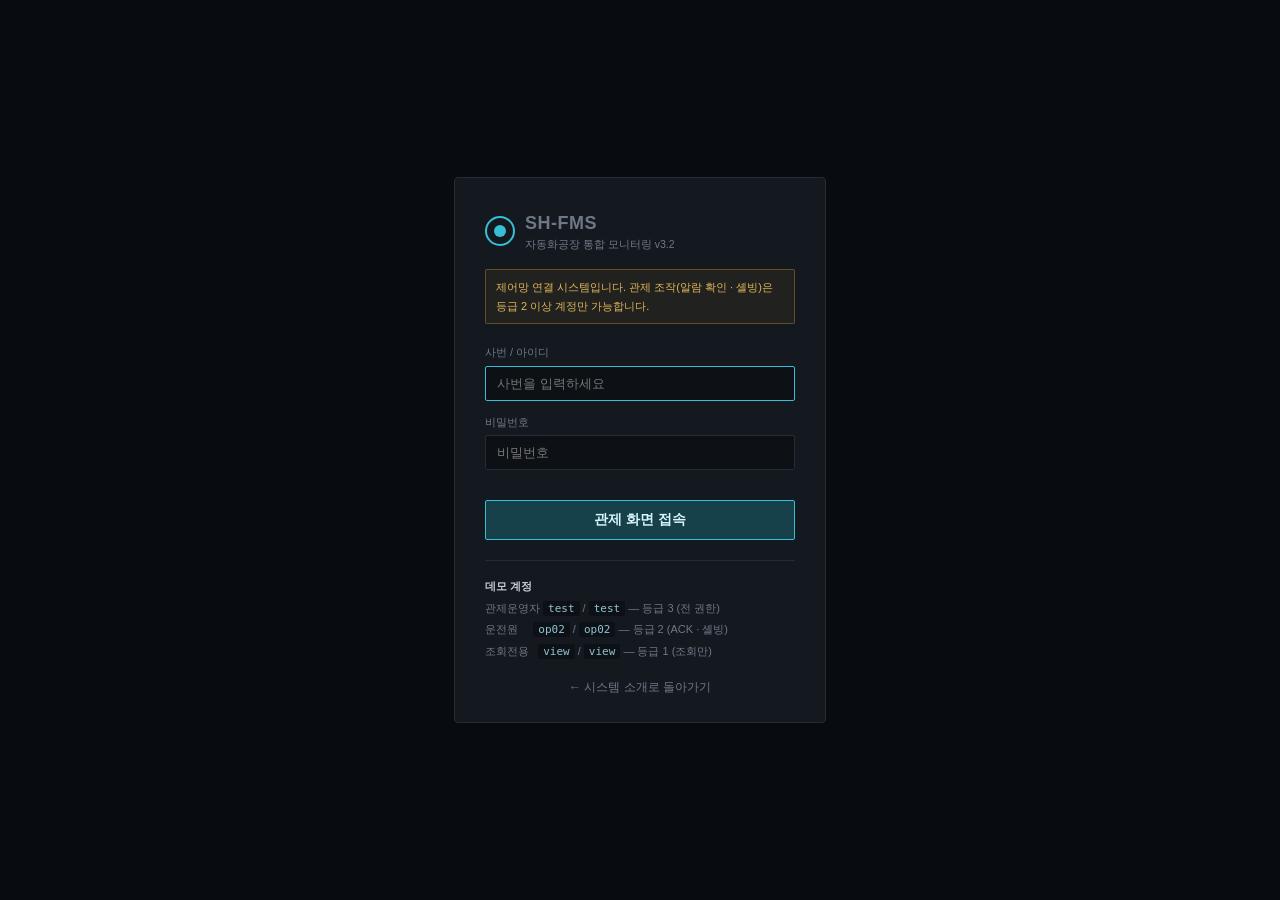
<file: app/overview.html>
<!DOCTYPE html>
<html lang="ko">
<head>
<meta charset="utf-8">
<title>공장 전체 감시 · SH-FMS</title>
<link rel="stylesheet" href="../assets/css/app.css">
<style>
  .area {
    background: var(--panel); border: 1px solid var(--line); border-radius: 3px;
    padding: 10px 11px;
  }
  .area .h { display: flex; align-items: center; gap: 7px; margin-bottom: 8px; }
  .area .h b { font-size: 12px; }
  .area .h .sp { flex: 1; }
  .area .eq {
    display: flex; align-items: center; gap: 7px; padding: 5px 7px;
    border: 1px solid var(--line); border-radius: 2px; margin-bottom: 4px; background: #10151c;
    font-size: 11px;
  }
  .area .eq .dot { width: 7px; height: 7px; border-radius: 50%; background: #3d4652; flex: 0 0 auto; }
  .area .eq.run .dot { background: var(--ok); }
  .area .eq.stop .dot { background: var(--bad); }
  .area .eq.stop { border-color: rgba(214,72,60,.4); }
  .area .eq.set .dot { background: var(--warn); }
  .area .eq .nm { flex: 1; }
  .area .eq .oee { font-family: var(--mono); color: var(--txt-2); }
  .camthumb { background: #0b0e12; border: 1px solid var(--line); border-radius: 2px; overflow: hidden; }
  .camthumb .cap { font-size: 10px; color: var(--dim); padding: 4px 6px; border-top: 1px solid var(--line); }
</style>
</head>
<body data-page="overview" data-title="공장 전체 감시" data-crumb="화성1공장" data-lvl="ISA-101 LEVEL 1">

<div class="grid g6" style="margin-bottom:10px" id="kpi"></div>

<div class="grid g4" style="margin-bottom:10px" id="areas"></div>

<div class="card" style="margin-bottom:10px">
  <header>
    <h2>핵심 공정값</h2>
    <span class="sub">실시간 · 스캔 1초</span>
    <div class="spacer"></div>
    <div class="legend">
      <span><i style="background:#333c48"></i>정상</span>
      <span><i style="background:#d6a02c"></i>경고 (H/L)</span>
      <span><i style="background:#d6483c"></i>알람 (HH/LL)</span>
    </div>
  </header>
  <div class="body">
    <div class="grid g6" id="pvs"></div>
    <div class="note">정상 범위 내 값은 색을 쓰지 않습니다. 화면에서 색이 보이면 그 자체가 확인해야 할 신호입니다. (ISA-101)</div>
  </div>
</div>

<div class="grid" style="grid-template-columns:1fr 1fr 340px">
  <div class="card">
    <header><h2>활성 알람</h2><span class="sub">미확인 우선</span>
      <div class="spacer"></div><a href="alarm.html" class="btn sm">전체 보기</a></header>
    <div class="body tight" style="max-height:230px;overflow-y:auto">
      <table class="tb"><tbody id="al-tb"></tbody></table>
    </div>
  </div>

  <div class="card">
    <header><h2>영상 감시</h2><span class="sub">주요 구역 4개소</span>
      <div class="spacer"></div><a href="cctv.html" class="btn sm">통합관제</a></header>
    <div class="body">
      <div class="grid g2" id="cams" style="gap:6px"></div>
    </div>
  </div>

  <div class="card">
    <header><h2>유틸리티</h2><span class="sub">공급 상태</span></header>
    <div class="body tight">
      <table class="tb"><tbody id="utl-tb"></tbody></table>
      <div style="padding:10px 12px">
        <div class="dim" style="font-size:10.5px;margin-bottom:5px">금일 전력 사용량</div>
        <div id="ch-pw"></div>
      </div>
    </div>
  </div>
</div>

<script src="../assets/js/auth.js"></script>
<script src="../assets/js/mock.js"></script>
<script src="../assets/js/chart.js"></script>
<script src="../assets/js/cctv.js"></script>
<script src="../assets/js/shell.js"></script>
<script>
(function () {
  var AL = Mock.alarms();
  var EQ = Mock.EQUIP;

  // ---- KPI ----
  var run = EQ.filter(function (e) { return e.status === '가동'; }).length;
  var act = AL.filter(function (a) { return !a.ack; });
  var oee = EQ.reduce(function (a, e) { return a + e.oee; }, 0) / EQ.length;

  document.getElementById('kpi').innerHTML = [
    { t: 'EQ_RUN',   l: '가동 설비', v: run + '/' + EQ.length, u: '', c: run === EQ.length ? '' : 'warn' },
    { t: 'ALM_ACT',  l: '미확인 알람', v: act.length, u: '건', c: act.filter(function (a) { return a.pri === 1; }).length ? 'alarm' : 'warn' },
    { t: 'PRD_RATE', l: '생산 달성률', v: '93.4', u: '%', c: '' },
    { t: 'OEE_ALL',  l: '종합 OEE', v: oee.toFixed(1), u: '%', c: '' },
    { t: 'PWR_NOW',  l: '순간 전력', v: '1,186', u: 'kW', c: '' },
    { t: 'SAF_DAYS', l: '무재해', v: '412', u: '일', c: '' }
  ].map(function (k) {
    return '<div class="pv ' + k.c + '"><div class="lip"></div>' +
      '<div class="tag">' + k.t + '</div><div class="lbl">' + k.l + '</div>' +
      '<div class="val">' + k.v + (k.u ? '<small>' + k.u + '</small>' : '') + '</div></div>';
  }).join('');

  // ---- 동별 설비 ----
  var areas = {};
  EQ.forEach(function (e) { (areas[e.area] = areas[e.area] || []).push(e); });
  var stC = { '가동': 'run', '정지': 'stop', '셋업': 'set', '대기': '' };
  document.getElementById('areas').innerHTML = Object.keys(areas).map(function (a) {
    var list = areas[a];
    var bad = list.filter(function (e) { return e.status === '정지'; }).length;
    return '<div class="area"><div class="h"><b>' + a + '</b>' +
      '<span class="dim" style="font-size:10.5px">' + list.length + '기</span><span class="sp"></span>' +
      (bad ? '<span class="st st-stop">정지 ' + bad + '</span>' : '<span class="st st-run">정상</span>') + '</div>' +
      list.map(function (e) {
        return '<div class="eq ' + stC[e.status] + '"><span class="dot"></span>' +
          '<span class="nm">' + e.code + ' <span class="dim">' + e.name + '</span></span>' +
          '<span class="oee">' + e.oee.toFixed(0) + '%</span></div>';
      }).join('') + '</div>';
  }).join('');

  // ---- 공정값 타일 (실시간 갱신) ----
  function pvHtml(t) {
    var st = Mock.tagState(t);
    var cls = st === 'alarm' ? 'alarm' : st === 'warn' ? 'warn' : '';
    var dec = t.unit === 'mm' ? 3 : t.unit === 'bar' ? 2 : 1;
    return '<div class="pv ' + cls + '" data-tag="' + t.tag + '"><div class="lip"></div>' +
      '<div class="tag">' + t.tag + '</div>' +
      '<div class="lbl">' + t.desc + '</div>' +
      '<div class="val">' + t.pv.toFixed(dec) + '<small>' + t.unit + '</small></div>' +
      '<div class="rng">SP ' + t.sp + ' · L ' + t.lo + ' / H ' + t.hi + '</div></div>';
  }
  function drawPvs() {
    document.getElementById('pvs').innerHTML = Mock.TAGS.map(pvHtml).join('');
  }
  drawPvs();
  Mock.onTick(drawPvs);
  Mock.start(1500);

  // ---- 알람 ----
  var priC = { 1: 'var(--bad)', 2: 'var(--warn)', 3: 'var(--act)' };
  document.getElementById('al-tb').innerHTML = AL.slice(0, 8).map(function (a) {
    return '<tr class="' + (a.pri === 1 && !a.ack ? 'p1' : '') + (a.ack ? ' ack' : '') + '">' +
      '<td style="width:30px;color:' + priC[a.pri] + ';font-family:var(--mono)">P' + a.pri + '</td>' +
      '<td style="width:52px" class="dim">' + a.at + '</td>' +
      '<td class="tag" style="width:92px">' + a.tag + '</td>' +
      '<td style="white-space:normal">' + a.msg + '</td>' +
      '<td style="width:44px">' + (a.ack ? '<span class="dim" style="font-size:10px">ACK</span>' : '') + '</td></tr>';
  }).join('');

  // ---- 카메라 4분할 ----
  var picks = ['CAM-03', 'CAM-04', 'CAM-06', 'CAM-08'];
  document.getElementById('cams').innerHTML = picks.map(function (id) {
    var c = Mock.CAMS.filter(function (x) { return x.id === id; })[0];
    return '<div class="camthumb"><div class="feed" id="f-' + id + '"></div>' +
      '<div class="cap">' + c.id + ' · ' + c.name + '</div></div>';
  }).join('');
  picks.forEach(function (id) {
    var c = Mock.CAMS.filter(function (x) { return x.id === id; })[0];
    Cctv.attach(document.getElementById('f-' + id), c);
  });

  // ---- 유틸리티 ----
  var UT = ['UTL_AIR701', 'UTL_CHW702', 'UTL_STM703', 'ENV_VOC801', 'ENV_O2802'];
  function drawUtl() {
    document.getElementById('utl-tb').innerHTML = UT.map(function (tg) {
      var t = Mock.tag(tg), st = Mock.tagState(t);
      var col = st === 'alarm' ? 'var(--bad)' : st === 'warn' ? 'var(--warn)' : 'var(--txt)';
      return '<tr><td class="dim" style="width:102px">' + t.desc + '</td>' +
        '<td class="num" style="color:' + col + '">' + t.pv.toFixed(t.unit === 'bar' ? 2 : 1) + '</td>' +
        '<td class="dim" style="width:34px">' + t.unit + '</td></tr>';
    }).join('');
  }
  drawUtl();
  Mock.onTick(drawUtl);

  var en = Mock.energy();
  Chart.line(document.getElementById('ch-pw'), {
    labels: en.hours, h: 110, area: true,
    series: [{ name: '전력', color: '#5f7d99', data: en.power }]
  });
})();
</script>
</body>
</html>
</file>
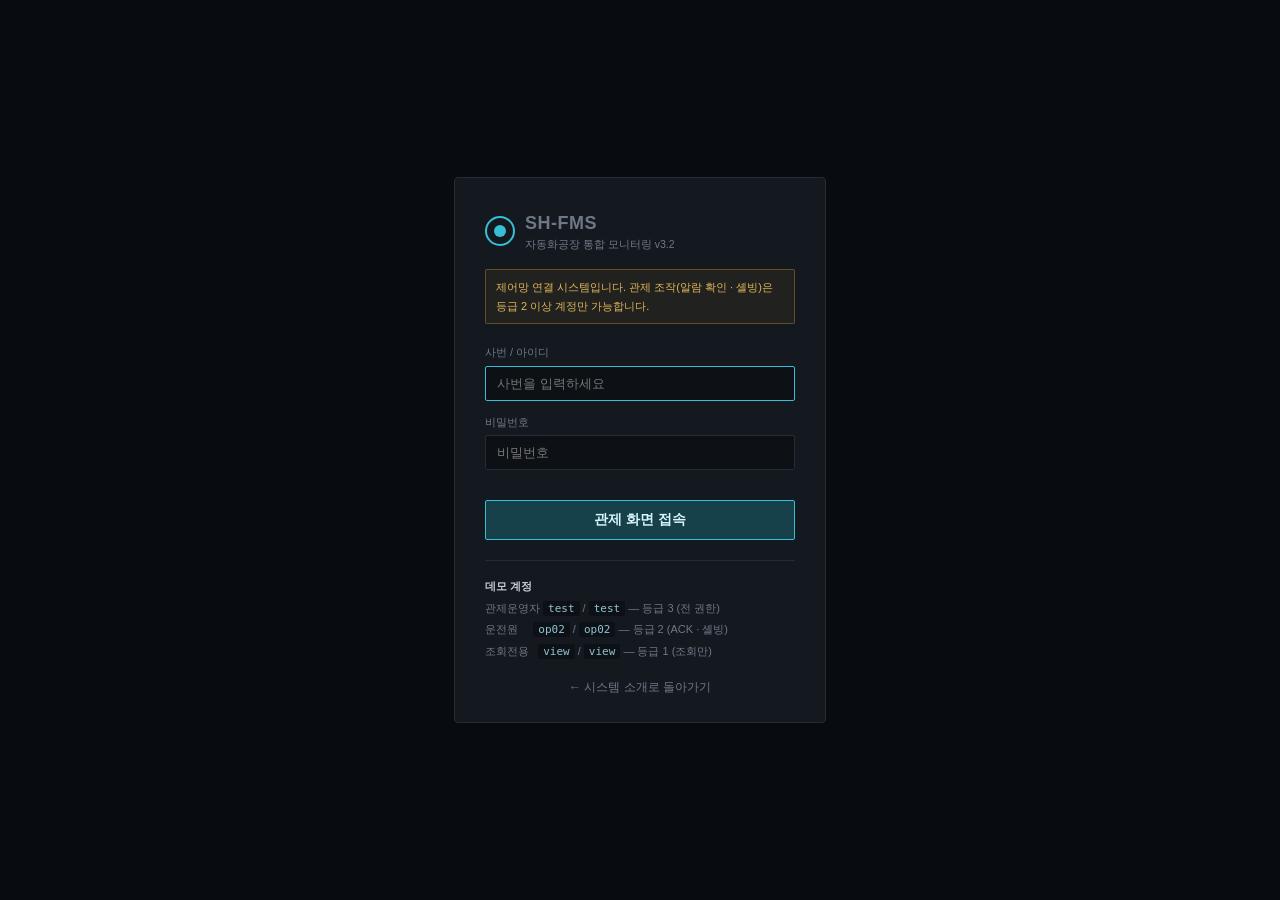
<file: app/safety.html>
<!DOCTYPE html>
<html lang="ko">
<head>
<meta charset="utf-8">
<title>안전 관제 · SH-FMS</title>
<link rel="stylesheet" href="../assets/css/app.css">
<style>
  .zone {
    background: var(--panel); border: 1px solid var(--line); border-radius: 3px;
    padding: 11px 12px; position: relative;
  }
  .zone .lip { position: absolute; left: 0; top: 0; bottom: 0; width: 2px; background: #333c48; }
  .zone.warn { border-color: rgba(214,160,44,.4); }
  .zone.warn .lip { background: var(--warn); }
  .zone.bad { border-color: rgba(214,72,60,.45); background: #1a1417; }
  .zone.bad .lip { background: var(--bad); }
  .zone .h { display: flex; align-items: center; gap: 7px; margin-bottom: 7px; }
  .zone .h b { font-size: 12.5px; }
  .zone .risk { font-size: 10.5px; color: var(--dim); }
  .zone .row { display: grid; grid-template-columns: repeat(3, 1fr); gap: 6px; margin-top: 8px; }
  .zone .row div { background: #10151c; border: 1px solid var(--line); border-radius: 2px; padding: 5px 7px; text-align: center; }
  .zone .row .l { font-size: 9.5px; color: var(--dim); }
  .zone .row .v { font-size: 13px; font-family: var(--mono); }
</style>
</head>
<body data-page="safety" data-title="안전 관제" data-crumb="중대재해처벌법 대응" data-lvl="ISA-101 LEVEL 3">

<div class="grid g5" style="margin-bottom:10px" id="kpi"></div>

<div class="card" style="margin-bottom:10px">
  <header>
    <h2>구역별 안전 현황</h2><span class="sub">실시간 재실인원 · 가스 · 화재</span>
    <div class="spacer"></div>
    <div class="legend">
      <span><i style="background:#333c48"></i>정상</span>
      <span><i style="background:#d6a02c"></i>주의</span>
      <span><i style="background:#d6483c"></i>조치 필요</span>
    </div>
  </header>
  <div class="body">
    <div class="grid g3" id="zones"></div>
    <div class="note">재실인원은 출입통제 시스템(카드 태깅)과 CCTV 영상분석 결과를 합산해 산출합니다. 비상 시 대피 확인에 사용됩니다.</div>
  </div>
</div>

<div class="grid" style="grid-template-columns:1fr 1fr;margin-bottom:10px">
  <div class="card">
    <header><h2>안전 이벤트</h2><span class="sub">금일 · CCTV AI 분석 + 센서</span></header>
    <div class="body tight" style="max-height:270px;overflow-y:auto">
      <table class="tb">
        <thead><tr><th style="width:56px">시각</th><th style="width:60px">구역</th><th style="width:100px">유형</th><th>내용</th><th style="width:74px">처리</th></tr></thead>
        <tbody id="ev-tb"></tbody>
      </table>
    </div>
  </div>

  <div class="card">
    <header><h2>작업허가서 (PTW)</h2><span class="sub">진행 중인 위험작업</span>
      <div class="spacer"></div>
      <button class="btn sm" onclick="alert('작업허가서 신규 발급\n\n유형 : 화기작업 / 밀폐공간 / 고소작업 / 정전작업\n\n발급 시 해당 구역 CCTV 가 자동으로 관제 화면에 표출되고,\n작업 종료 시까지 감시 대상으로 유지됩니다.')">신규 발급</button>
    </header>
    <div class="body tight">
      <table class="tb">
        <thead><tr><th style="width:100px">허가번호</th><th>작업 내용</th><th style="width:76px">구역</th><th style="width:66px">인원</th><th style="width:110px">시간</th><th style="width:66px">상태</th></tr></thead>
        <tbody id="ptw-tb"></tbody>
      </table>
      <div class="note" style="margin:10px 12px">
        밀폐공간 작업은 산소농도 측정값이 18% 미만이면 시스템이 자동으로 작업중지 알람을 발생시킵니다.
      </div>
    </div>
  </div>
</div>

<div class="grid" style="grid-template-columns:1fr 340px">
  <div class="card">
    <header><h2>안전보건 점검 이력</h2><span class="sub">법정 의무 항목</span></header>
    <div class="body tight">
      <table class="tb">
        <thead><tr><th>점검 항목</th><th style="width:90px">주기</th><th style="width:100px">최종 실시</th><th style="width:100px">차기 예정</th><th style="width:80px">상태</th><th style="width:110px">담당</th></tr></thead>
        <tbody id="chk-tb"></tbody>
      </table>
      <div class="note" style="margin:10px 12px">
        경과 항목은 중대재해처벌법상 안전보건 확보의무 이행 점검에서 지적 대상이 됩니다. 기한 7일 전 담당자에게 알림이 발송됩니다.
      </div>
    </div>
  </div>

  <div class="card">
    <header><h2>가스 검지기</h2><span class="sub">실시간</span></header>
    <div class="body tight">
      <table class="tb"><tbody id="gas-tb"></tbody></table>
      <div style="padding:11px 12px">
        <div class="dim" style="font-size:10.5px;margin-bottom:6px">A동 VOC 농도 추이 (최근 2시간)</div>
        <div id="ch-gas"></div>
      </div>
    </div>
  </div>
</div>

<script src="../assets/js/auth.js"></script>
<script src="../assets/js/mock.js"></script>
<script src="../assets/js/chart.js"></script>
<script src="../assets/js/shell.js"></script>
<script>
(function () {
  var S = Mock.safety();

  document.getElementById('kpi').innerHTML = [
    { t: 'SAF_DAYS', l: '무재해 일수', v: S.kpi.days, u: '일', c: '' },
    { t: 'SAF_NEAR', l: '아차사고 (당월)', v: S.kpi.near, u: '건', c: 'warn' },
    { t: 'SAF_PTW',  l: '진행 작업허가', v: S.kpi.ptw, u: '건', c: 'act' },
    { t: 'SAF_PPE',  l: '보호구 미착용 (금일)', v: S.kpi.ppe, u: '건', c: 'warn' },
    { t: 'SAF_PPL',  l: '현재 재실인원', v: S.zones.reduce(function (a, z) { return a + z.people; }, 0), u: '명', c: '' }
  ].map(function (k) {
    return '<div class="pv ' + k.c + '"><div class="lip"></div>' +
      '<div class="tag">' + k.t + '</div><div class="lbl">' + k.l + '</div>' +
      '<div class="val">' + k.v + '<small>' + k.u + '</small></div></div>';
  }).join('');

  document.getElementById('zones').innerHTML = S.zones.map(function (z) {
    var badge = z.st === 'bad' ? '<span class="st st-stop">조치 필요</span>'
              : z.st === 'warn' ? '<span class="st st-warn">주의</span>'
              : '<span class="st st-run">정상</span>';
    return '<div class="zone ' + (z.st === 'ok' ? '' : z.st) + '"><div class="lip"></div>' +
      '<div class="h"><b>' + z.z + '</b><span style="flex:1"></span>' + badge + '</div>' +
      '<div class="risk">위험요인 · ' + z.risk + '</div>' +
      '<div class="row">' +
        '<div><div class="l">재실인원</div><div class="v">' + z.people + '</div></div>' +
        '<div><div class="l">가스</div><div class="v" style="color:' + (z.gas === '정상' ? 'inherit' : 'var(--warn)') + ';font-size:11px">' + z.gas + '</div></div>' +
        '<div><div class="l">화재</div><div class="v" style="font-size:11px">' + z.fire + '</div></div>' +
      '</div></div>';
  }).join('');

  var EV = [
    { m: 2,  z: 'C동', t: '위험구역 진입', d: '프레스 구역 안전펜스 내부 인원 감지 (CAM-06)', lv: 'bad', s: '확인중' },
    { m: 9,  z: 'A동', t: '보호구 미착용', d: '원료 투입구 안전모 미착용 1명 (CAM-02)', lv: 'warn', s: '계도' },
    { m: 17, z: 'D동', t: '지게차 근접',   d: '출하장 보행자 2.1m 근접 경보', lv: 'warn', s: '조치완료' },
    { m: 34, z: 'B동', t: 'VOC 상승',      d: 'A동 VOC 18.4ppm — 환기 강화', lv: 'warn', s: '조치완료' },
    { m: 48, z: '유틸', t: '야간 출입',    d: '위험물 저장소 출입 — 사전승인 확인됨', lv: 'info', s: '정상' },
    { m: 62, z: 'B동', t: '연기 감지',     d: '코팅2 건조로 증기 — 오탐 처리', lv: 'info', s: '종결' },
    { m: 96, z: 'C동', t: '비상정지 작동', d: '조립 1라인 E-Stop 작동 (오조작)', lv: 'warn', s: '복구완료' },
    { m: 142, z: 'A동', t: '보호구 미착용', d: '배합실 보안경 미착용 1명', lv: 'warn', s: '계도' }
  ];
  var lvC = { bad: 'var(--bad)', warn: 'var(--warn)', info: 'var(--dim)' };
  document.getElementById('ev-tb').innerHTML = EV.map(function (e) {
    return '<tr' + (e.lv === 'bad' ? ' class="p1"' : '') + '>' +
      '<td class="dim">' + Mock.hms(new Date(Date.now() - e.m * 60000)) + '</td>' +
      '<td class="dim">' + e.z + '</td>' +
      '<td style="color:' + lvC[e.lv] + '">' + e.t + '</td>' +
      '<td style="white-space:normal">' + e.d + '</td>' +
      '<td><span class="st ' + (e.s === '확인중' ? 'st-stop' : e.s === '계도' ? 'st-warn' : 'st-run') + '">' + e.s + '</span></td></tr>';
  }).join('');

  var PTW = [
    { no: 'PTW-260923-03', w: '폐수처리조 내부 청소', z: '폐수처리장', p: '1명', t: '09:00 ~ 12:00', s: '진행', k: '밀폐공간' },
    { no: 'PTW-260923-02', w: 'CT-02 건조로 배관 용접', z: 'B동', p: '2명', t: '13:30 ~ 17:00', s: '대기', k: '화기작업' },
    { no: 'PTW-260923-01', w: '천장 크레인 레일 점검', z: 'C동', p: '2명', t: '08:00 ~ 10:30', s: '완료', k: '고소작업' }
  ];
  document.getElementById('ptw-tb').innerHTML = PTW.map(function (p) {
    var c = p.s === '진행' ? 'st-warn' : p.s === '대기' ? 'st-idle' : 'st-run';
    return '<tr><td class="tag">' + p.no + '</td>' +
      '<td style="white-space:normal">' + p.w + '<div class="dim" style="font-size:10px">' + p.k + '</div></td>' +
      '<td class="dim">' + p.z + '</td><td class="dim">' + p.p + '</td><td class="dim">' + p.t + '</td>' +
      '<td><span class="st ' + c + '">' + p.s + '</span></td></tr>';
  }).join('');

  var OWNER = ['안전관리자 조현탁', '안전관리자 조현탁', '시설팀 남기훈', '안전관리자 조현탁', '제어기술팀 김현우', '안전보건팀'];
  document.getElementById('chk-tb').innerHTML = S.checks.map(function (c, i) {
    var cls = c.st === '경과' ? 'st-stop' : c.st === '예정' ? 'st-warn' : 'st-run';
    return '<tr' + (c.st === '경과' ? ' class="p1"' : '') + '>' +
      '<td>' + c.n + '</td><td class="dim">' + c.cyc + '</td>' +
      '<td>' + c.last + '</td>' +
      '<td' + (c.st === '경과' ? ' style="color:var(--bad);font-weight:700"' : '') + '>' + c.next + '</td>' +
      '<td><span class="st ' + cls + '">' + c.st + '</span></td>' +
      '<td class="dim">' + OWNER[i] + '</td></tr>';
  }).join('');

  var GAS = ['ENV_VOC801', 'ENV_O2802'];
  function drawGas() {
    document.getElementById('gas-tb').innerHTML = GAS.map(function (tg) {
      var t = Mock.tag(tg), s = Mock.tagState(t);
      var col = s === 'alarm' ? 'var(--bad)' : s === 'warn' ? 'var(--warn)' : 'var(--txt)';
      return '<tr><td class="dim" style="width:108px">' + t.desc + '</td>' +
        '<td class="num" style="color:' + col + ';font-weight:600">' + t.pv.toFixed(1) + '</td>' +
        '<td class="dim" style="width:36px">' + t.unit + '</td>' +
        '<td class="dim" style="font-size:10px">경보 ' + t.hiHi + '</td></tr>';
    }).join('') +
    '<tr><td class="dim">C동 CO 농도</td><td class="num">4.2</td><td class="dim">ppm</td><td class="dim" style="font-size:10px">경보 30</td></tr>' +
    '<tr><td class="dim">유틸 LEL</td><td class="num">0.0</td><td class="dim">%</td><td class="dim" style="font-size:10px">경보 25</td></tr>';
  }
  drawGas();
  Mock.onTick(drawGas);
  Mock.start(2000);

  var h = Mock.history('ENV_VOC801', 60);
  Chart.line(document.getElementById('ch-gas'), {
    labels: h.labels, h: 120, min: 0, max: 60,
    series: [{ name: 'VOC', color: '#8a7a4a', data: h.data }],
    refs: [{ v: 50, color: '#d6a02c', label: 'H 50ppm' }]
  });
})();
</script>
</body>
</html>
</file>
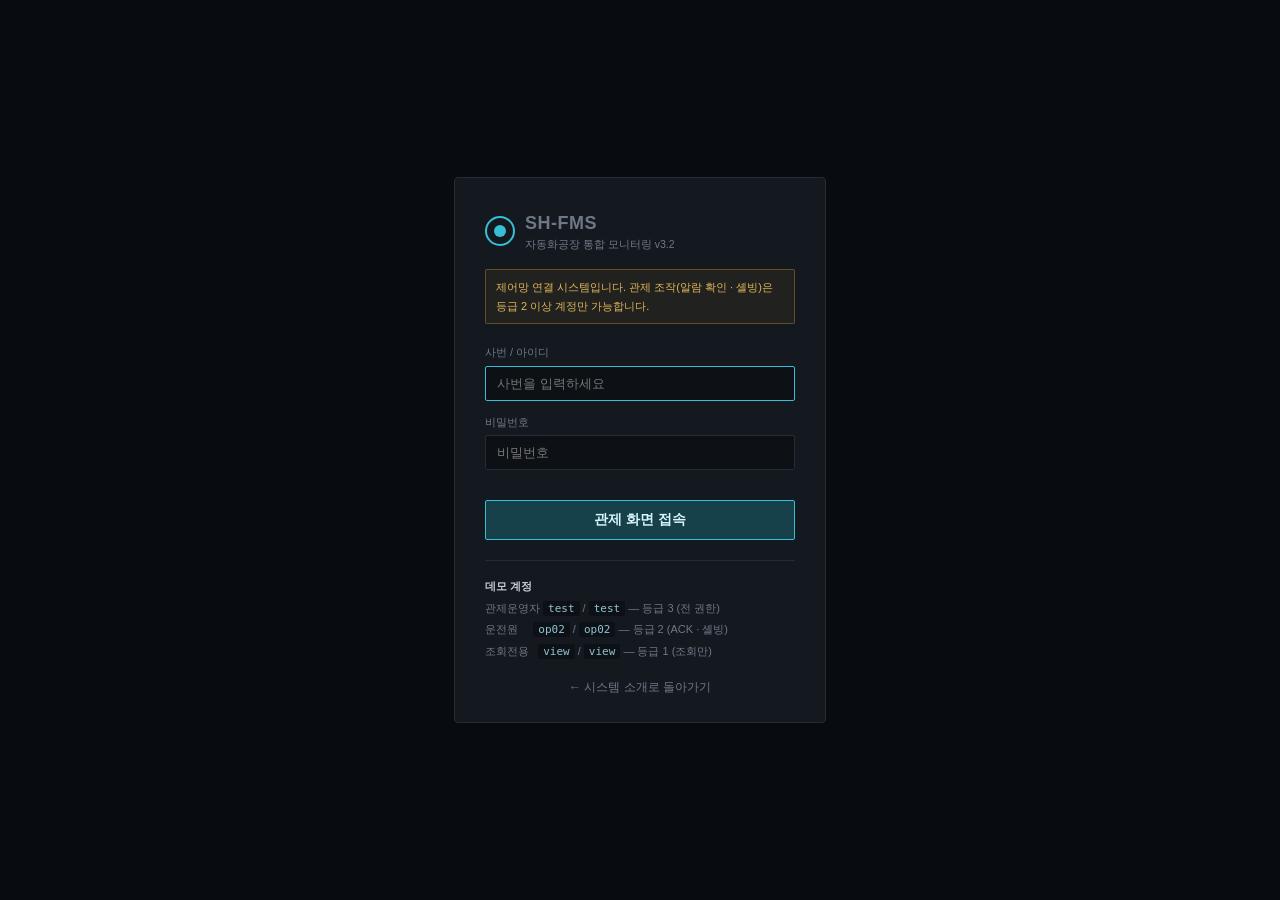
<file: app/trend.html>
<!DOCTYPE html>
<html lang="ko">
<head>
<meta charset="utf-8">
<title>트렌드 · 히스토리안 · SH-FMS</title>
<link rel="stylesheet" href="../assets/css/app.css">
<style>
  .taglist { max-height: 420px; overflow-y: auto; }
  .taglist label {
    display: flex; align-items: center; gap: 8px; padding: 6px 10px;
    border-bottom: 1px solid #1c232c; font-size: 11.5px; cursor: pointer;
  }
  .taglist label:hover { background: #1a2029; }
  .taglist input { accent-color: #35c0d6; }
  .taglist .tg { font-family: var(--mono); color: #8fc5d0; width: 106px; flex: 0 0 auto; }
  .taglist .ds { flex: 1; color: var(--txt-2); }
  .taglist .sw { width: 9px; height: 9px; border-radius: 2px; flex: 0 0 auto; }
</style>
</head>
<body data-page="trend" data-title="트렌드 · 히스토리안" data-crumb="시계열 조회" data-lvl="ISA-101 LEVEL 4">

<div class="filters">
  <label>기간</label>
  <select id="f-range">
    <option value="60">최근 1시간</option>
    <option value="120" selected>최근 2시간</option>
    <option value="480">최근 8시간</option>
    <option value="1440">최근 24시간</option>
  </select>
  <label>샘플링</label>
  <select><option>원본 (1초)</option><option>1분 평균</option><option>5분 평균</option></select>
  <button class="btn pri" id="f-go">조회</button>
  <div style="flex:1"></div>
  <button class="btn" id="btn-csv">CSV 내보내기</button>
  <button class="btn" onclick="alert('트렌드 그룹 저장\n\n현재 선택한 태그 조합을 이름 붙여 저장합니다.\n관제실에서 자주 보는 조합은 그룹으로 등록해 두면 한 번에 불러올 수 있습니다.')">그룹 저장</button>
  <span class="dim" style="font-size:11px">히스토리안 보존: 원본 90일 / 1분 평균 3년</span>
</div>

<div class="grid" style="grid-template-columns:1fr 320px;align-items:start">
  <div>
    <div class="card" style="margin-bottom:10px">
      <header>
        <h2>트렌드</h2><span class="sub" id="tr-sub"></span>
        <div class="spacer"></div>
        <div class="legend" id="lg"></div>
      </header>
      <div class="body"><div id="ch"></div>
        <div class="note">서로 다른 단위의 태그를 함께 볼 때는 각 태그의 운전범위(L~H)를 0~100%로 정규화해 표시합니다. 절대값은 아래 통계표에서 확인하세요.</div>
      </div>
    </div>

    <div class="card">
      <header><h2>통계</h2><span class="sub">조회 구간 기준</span></header>
      <div class="body tight">
        <table class="tb">
          <thead><tr>
            <th style="width:110px">태그</th><th>설명</th>
            <th class="num" style="width:80px">현재</th><th class="num" style="width:80px">최소</th>
            <th class="num" style="width:80px">최대</th><th class="num" style="width:80px">평균</th>
            <th class="num" style="width:80px">표준편차</th>
            <th class="num" style="width:90px">범위이탈</th><th style="width:60px">단위</th>
          </tr></thead>
          <tbody id="st-tb"></tbody>
        </table>
      </div>
    </div>
  </div>

  <div>
    <div class="card" style="margin-bottom:10px">
      <header><h2>태그 선택</h2><span class="sub" id="sel-cnt"></span>
        <div class="spacer"></div>
        <button class="btn sm" id="btn-clear">해제</button>
      </header>
      <div class="body tight taglist" id="taglist"></div>
    </div>

    <div class="card">
      <header><h2>저장된 트렌드 그룹</h2></header>
      <div class="body tight">
        <table class="tb"><tbody id="grp-tb"></tbody></table>
      </div>
    </div>
  </div>
</div>

<script src="../assets/js/auth.js"></script>
<script src="../assets/js/mock.js"></script>
<script src="../assets/js/chart.js"></script>
<script src="../assets/js/shell.js"></script>
<script>
(function () {
  // 저채도 팔레트. 트렌드에서 색은 '구분'을 위한 것이지 '강조'가 아니다.
  var COLORS = ['#8fa8c0', '#5f8a76', '#8a7a4a', '#7f93ab', '#9a8196', '#6e8a99'];
  var sel = ['CT01_TT301', 'CT01_TH303'];

  function drawList() {
    document.getElementById('taglist').innerHTML = Mock.TAGS.map(function (t) {
      var i = sel.indexOf(t.tag);
      return '<label><input type="checkbox" data-tag="' + t.tag + '"' + (i > -1 ? ' checked' : '') + '>' +
        '<span class="sw" style="background:' + (i > -1 ? COLORS[i % COLORS.length] : '#2a323d') + '"></span>' +
        '<span class="tg">' + t.tag + '</span><span class="ds">' + t.desc + '</span></label>';
    }).join('');
    Array.prototype.forEach.call(document.querySelectorAll('#taglist input'), function (inp) {
      inp.onchange = function () {
        var tg = inp.dataset.tag;
        var i = sel.indexOf(tg);
        if (inp.checked) {
          if (sel.length >= 6) { alert('한 번에 최대 6개 태그까지 표시할 수 있습니다.'); inp.checked = false; return; }
          sel.push(tg);
        } else if (i > -1) sel.splice(i, 1);
        drawList(); draw();
      };
    });
    document.getElementById('sel-cnt').textContent = sel.length + ' / 6 선택';
  }

  function draw() {
    var mins = +document.getElementById('f-range').value;
    var pts = Math.min(180, Math.max(40, Math.round(mins / 2)));
    document.getElementById('tr-sub').textContent =
      '최근 ' + (mins >= 60 ? (mins / 60) + '시간' : mins + '분') + ' · ' + sel.length + '개 태그';

    if (!sel.length) {
      document.getElementById('ch').innerHTML = '<div class="empty">표시할 태그를 선택하세요.</div>';
      document.getElementById('st-tb').innerHTML = '';
      document.getElementById('lg').innerHTML = '';
      return;
    }

    var series = [], stats = [];
    sel.forEach(function (tg, i) {
      var h = Mock.history(tg, pts);
      var t = h.tag;
      // 단위가 다르므로 운전범위 기준 0~100% 정규화
      var span = (t.hiHi - t.loLo) || 1;
      var norm = h.data.map(function (v) { return +((v - t.loLo) / span * 100).toFixed(2); });
      series.push({ name: tg, color: COLORS[i % COLORS.length], data: norm });

      var mn = Math.min.apply(null, h.data), mx = Math.max.apply(null, h.data);
      var avg = h.data.reduce(function (a, b) { return a + b; }, 0) / h.data.length;
      var sd = Math.sqrt(h.data.reduce(function (a, b) { return a + Math.pow(b - avg, 2); }, 0) / h.data.length);
      var out = h.data.filter(function (v) { return v > t.hi || v < t.lo; }).length;
      stats.push({ t: t, cur: h.data[h.data.length - 1], mn: mn, mx: mx, avg: avg, sd: sd, out: out, n: h.data.length, labels: h.labels });
    });

    Chart.line(document.getElementById('ch'), {
      labels: stats[0].labels, h: 300, min: 0, max: 100,
      series: series,
      refs: [{ v: 50, color: '#2a323d', label: '' }]
    });

    document.getElementById('lg').innerHTML = sel.map(function (tg, i) {
      return '<span><i style="background:' + COLORS[i % COLORS.length] + '"></i>' + tg + '</span>';
    }).join('');

    document.getElementById('st-tb').innerHTML = stats.map(function (s, i) {
      var dec = s.t.unit === 'mm' ? 4 : s.t.unit === 'bar' ? 3 : 2;
      return '<tr><td><span class="sw" style="display:inline-block;width:9px;height:9px;border-radius:2px;background:' +
        COLORS[i % COLORS.length] + ';margin-right:6px"></span><span class="tag">' + s.t.tag + '</span></td>' +
        '<td>' + s.t.desc + '</td>' +
        '<td class="num" style="font-weight:600">' + s.cur.toFixed(dec) + '</td>' +
        '<td class="num dim">' + s.mn.toFixed(dec) + '</td>' +
        '<td class="num dim">' + s.mx.toFixed(dec) + '</td>' +
        '<td class="num">' + s.avg.toFixed(dec) + '</td>' +
        '<td class="num dim">' + s.sd.toFixed(dec) + '</td>' +
        '<td class="num" style="color:' + (s.out ? 'var(--warn)' : 'var(--dim)') + '">' +
          s.out + ' / ' + s.n + '</td>' +
        '<td class="dim">' + s.t.unit + '</td></tr>';
    }).join('');
  }

  document.getElementById('f-go').onclick = draw;
  document.getElementById('f-range').onchange = draw;
  document.getElementById('btn-clear').onclick = function () { sel = []; drawList(); draw(); };
  document.getElementById('btn-csv').onclick = function () {
    if (!sel.length) { alert('내보낼 태그를 선택하세요.'); return; }
    alert('CSV 내보내기\n\n태그 : ' + sel.join(', ') +
      '\n기간 : 최근 ' + document.getElementById('f-range').value + '분' +
      '\n형식 : timestamp, tag, value, quality\n\n히스토리안 읽기전용 API 로 조회합니다. (SCADA 서버 직접 접근 불가)');
  };

  var GRP = [
    { n: '코팅 1라인 핵심', t: 'CT01_TT301, CT01_SP302, CT01_TH303', by: '김현우' },
    { n: '배합 반응 조건', t: 'MIX02_TT201, MIX02_PT202, MIX02_ST203', by: '강도현' },
    { n: '유틸리티 공급', t: 'UTL_AIR701, UTL_CHW702, UTL_STM703', by: '김현우' },
    { n: '환경 감시', t: 'ENV_VOC801, ENV_O2802', by: '조현탁' }
  ];
  document.getElementById('grp-tb').innerHTML = GRP.map(function (g, i) {
    return '<tr style="cursor:pointer" data-g="' + i + '"><td style="width:118px"><b>' + g.n + '</b>' +
      '<div class="dim" style="font-size:10px">' + g.by + '</div></td>' +
      '<td class="dim" style="white-space:normal;font-size:10.5px">' + g.t + '</td></tr>';
  }).join('');
  Array.prototype.forEach.call(document.querySelectorAll('#grp-tb tr'), function (tr) {
    tr.onclick = function () {
      sel = GRP[tr.dataset.g].t.split(',').map(function (s) { return s.trim(); });
      drawList(); draw();
    };
  });

  drawList();
  draw();
})();
</script>
</body>
</html>
</file>
<file: assets/css/intro.css>
/* SH-FMS 인트로. 관제 화면과 같은 다크 톤이되, 소개 페이지라 색을 조금 더 허용했다. */

:root {
  --bg: #090c11;
  --bg2: #0e131a;
  --panel: #121820;
  --line: #212a35;
  --txt: #ccd3dc;
  --dim: #78828f;
  --accent: #35c0d6;
  --accent2: #5fd6e8;
}

* { box-sizing: border-box; }
body {
  margin: 0; background: var(--bg); color: var(--txt);
  font-family: "Malgun Gothic", "맑은 고딕", -apple-system, "Segoe UI", sans-serif;
  font-size: 15px; line-height: 1.75;
}
a { color: inherit; text-decoration: none; }
.wrap { max-width: 1100px; margin: 0 auto; padding: 0 24px; }

.nav { position: sticky; top: 0; z-index: 20; background: rgba(9,12,17,.93); border-bottom: 1px solid var(--line); backdrop-filter: blur(6px); }
.nav .wrap { display: flex; align-items: center; height: 60px; gap: 26px; }
.logo { display: flex; align-items: center; gap: 10px; }
.logo .mk { width: 26px; height: 26px; border: 2px solid var(--accent); border-radius: 50%; position: relative; }
.logo .mk::after { content: ""; position: absolute; left: 6px; top: 6px; width: 10px; height: 10px; border-radius: 50%; background: var(--accent); }
.logo b { font-size: 16px; letter-spacing: .4px; }
.logo span { font-size: 11px; color: var(--dim); }
.nav .menu { display: flex; gap: 22px; margin-left: auto; font-size: 13.5px; color: var(--dim); }
.nav .menu a:hover { color: var(--txt); }
.nav .go { background: var(--accent); color: #04222a; padding: 7px 16px; border-radius: 3px; font-size: 13px; font-weight: 700; }
.nav .go:hover { background: var(--accent2); }

.hero {
  padding: 74px 0 60px; border-bottom: 1px solid var(--line);
  background: radial-gradient(880px 400px at 80% -12%, rgba(53,192,214,.14), transparent 60%), linear-gradient(180deg, #0d141c, var(--bg));
}
.hero .tag {
  display: inline-block; font-size: 12px; color: var(--accent2);
  border: 1px solid rgba(53,192,214,.36); border-radius: 20px; padding: 3px 12px; margin-bottom: 20px;
}
.hero h1 { font-size: 39px; line-height: 1.33; margin: 0 0 18px; letter-spacing: -1px; }
.hero h1 em { font-style: normal; color: var(--accent2); }
.hero p { color: var(--dim); max-width: 680px; margin: 0 0 30px; }
.btns { display: flex; gap: 10px; flex-wrap: wrap; }
.btn { display: inline-block; padding: 11px 22px; border-radius: 3px; font-size: 14px; border: 1px solid var(--line); }
.btn:hover { border-color: var(--accent); }
.btn.pri { background: var(--accent); border-color: var(--accent); color: #04222a; font-weight: 700; }
.btn.pri:hover { background: var(--accent2); }

.facts { display: flex; gap: 46px; margin-top: 46px; flex-wrap: wrap; }
.facts div b { display: block; font-size: 27px; color: var(--accent2); font-family: Consolas, monospace; }
.facts div span { font-size: 12.5px; color: var(--dim); }

section { padding: 60px 0; border-bottom: 1px solid var(--line); }
section.alt { background: var(--bg2); }
section h2 { font-size: 24px; margin: 0 0 8px; letter-spacing: -.5px; }
section .lead { color: var(--dim); margin: 0 0 32px; font-size: 14px; }

.cards { display: grid; grid-template-columns: repeat(3, 1fr); gap: 13px; }
@media (max-width: 900px) { .cards { grid-template-columns: 1fr; } }
.cards .c { background: var(--panel); border: 1px solid var(--line); border-radius: 4px; padding: 19px; }
.cards .c .n { font-family: Consolas, monospace; font-size: 11px; color: var(--accent); }
.cards .c h3 { font-size: 15px; margin: 6px 0 8px; }
.cards .c p { font-size: 13px; color: var(--dim); margin: 0; line-height: 1.75; }
.cards .c .std { margin-top: 12px; font-size: 11px; color: #5d6a7a; border-top: 1px solid var(--line); padding-top: 9px; }

/* 스택 다이어그램 */
.stack { display: grid; gap: 7px; }
.lv { display: grid; grid-template-columns: 96px 1fr; border: 1px solid var(--line); border-radius: 4px; background: var(--panel); overflow: hidden; }
.lv .l { background: #0d131a; padding: 14px 10px; display: grid; place-items: center; font-family: Consolas, monospace; font-size: 11.5px; color: var(--dim); border-right: 1px solid var(--line); }
.lv .r { padding: 13px 16px; }
.lv .r b { font-size: 14px; }
.lv .r span { display: block; font-size: 12.5px; color: var(--dim); margin-top: 2px; }
.lv.me { border-color: rgba(53,192,214,.5); background: #0d1c20; }
.lv.me .l { color: var(--accent2); background: #0a181c; }

table.spec { width: 100%; border-collapse: collapse; font-size: 13px; }
table.spec th, table.spec td { padding: 9px 12px; border-bottom: 1px solid var(--line); text-align: left; }
table.spec th { color: var(--dim); font-weight: 600; font-size: 12px; background: var(--bg2); }
table.spec td code { font-family: Consolas, monospace; color: var(--accent2); font-size: 12px; }

.bullet { list-style: none; padding: 0; margin: 0; }
.bullet li { padding: 7px 0 7px 20px; position: relative; font-size: 13.5px; color: var(--dim); }
.bullet li::before { content: "—"; position: absolute; left: 0; color: var(--accent); }
.bullet li b { color: var(--txt); }

.two { display: grid; grid-template-columns: 1fr 1fr; gap: 36px; }
@media (max-width: 860px) { .two { grid-template-columns: 1fr; } }

pre.code {
  background: #0b1016; border: 1px solid var(--line); border-radius: 4px;
  padding: 14px 16px; font-family: Consolas, monospace; font-size: 12px;
  color: #a9b6c6; overflow-x: auto; line-height: 1.7;
}
pre.code .k { color: #6fb3d8; }
pre.code .s { color: #9bd09b; }
pre.code .c { color: #5d6a7a; }

footer { padding: 32px 0 50px; color: #5d6a7a; font-size: 12px; }
footer .wrap { display: flex; justify-content: space-between; flex-wrap: wrap; gap: 10px; }
</file>
<file: assets/css/app.css>
/* SH-FMS 관제 화면 공통 스타일
   남성흠 / 2026-07-10 최초, 2026-09-21 최종

   ISA-101 고성능 HMI 원칙을 지킨다:
   - 평상시 화면은 저채도 회색. 색은 이상 상태에만 쓴다.
   - 노랑=경고, 빨강=알람, 파랑=조작자 조치 필요.
   1차 관제실 화면은 상태마다 색을 다 넣어서 알록달록했는데, 정작 이상이 나도 눈에 안 띄었다.
   이번엔 색 예산을 엄격하게 잡았다. 시안(accent)은 네비게이션에만 쓰고 공정 데이터에는 쓰지 않는다.
*/

:root {
  --bg: #0b0e12;
  --panel: #141920;
  --panel-2: #1a2029;
  --line: #242c37;
  --txt: #c9cfd8;
  --txt-2: #9aa3b0;
  --dim: #6e7885;
  --accent: #35c0d6;          /* 네비게이션 전용 */
  --ok: #4f9e63;
  --warn: #d6a02c;
  --bad: #d6483c;
  --act: #4a86d8;             /* 조작자 조치 필요 */
  --mono: "Consolas", "D2Coding", monospace;
}

* { box-sizing: border-box; }
html, body { margin: 0; padding: 0; height: 100%; }

body {
  background: var(--bg);
  color: var(--txt);
  font-family: "Malgun Gothic", "맑은 고딕", -apple-system, "Segoe UI", sans-serif;
  font-size: 12.5px;
  line-height: 1.5;
}
a { color: inherit; text-decoration: none; }

/* ---------- 레이아웃 ---------- */
.layout {
  display: grid;
  grid-template-columns: 198px 1fr;
  grid-template-rows: 30px 48px 1fr;
  grid-template-areas: "banner banner" "brand top" "nav main";
  height: 100vh;
}

/* 알람 배너 : 어느 화면에 있든 항상 최상단에 붙는다 (ISA-18.2 운전원 인지) */
.abanner {
  grid-area: banner;
  background: #16191f;
  border-bottom: 1px solid var(--line);
  display: flex; align-items: center; gap: 12px;
  padding: 0 14px;
  font-size: 11.5px;
  overflow: hidden;
}
.abanner .tag {
  font-family: var(--mono); font-size: 10.5px; padding: 1px 7px; border-radius: 2px;
  flex: 0 0 auto;
}
.abanner .tag.p1 { background: rgba(214,72,60,.18); color: #e57b71; border: 1px solid rgba(214,72,60,.45); }
.abanner .tag.p2 { background: rgba(214,160,44,.16); color: #e0b658; border: 1px solid rgba(214,160,44,.4); }
.abanner .tag.p3 { background: rgba(74,134,216,.14); color: #79a6e5; border: 1px solid rgba(74,134,216,.38); }
.abanner .msg { flex: 1; white-space: nowrap; overflow: hidden; text-overflow: ellipsis; color: var(--txt-2); }
.abanner .cnt { font-family: var(--mono); color: var(--dim); font-size: 11px; }
.abanner.quiet .msg { color: var(--dim); }

.brand {
  grid-area: brand;
  background: #0d1116;
  border-right: 1px solid var(--line);
  border-bottom: 1px solid var(--line);
  display: flex; align-items: center; gap: 9px; padding: 0 14px;
}
.brand .mark {
  width: 22px; height: 22px; border: 2px solid var(--accent); border-radius: 50%;
  position: relative; flex: 0 0 auto;
}
.brand .mark::after {
  content: ""; position: absolute; left: 5px; top: 5px; width: 8px; height: 8px;
  border-radius: 50%; background: var(--accent);
}
.brand b { font-size: 13.5px; letter-spacing: .5px; display: block; line-height: 1.15; }
.brand span { font-size: 9.5px; color: var(--dim); }

.topbar {
  grid-area: top;
  background: var(--panel);
  border-bottom: 1px solid var(--line);
  display: flex; align-items: center; gap: 14px; padding: 0 16px;
}
.topbar h1 { font-size: 14.5px; margin: 0; font-weight: 600; }
.topbar .crumb { color: var(--dim); font-size: 11px; }
.topbar .spacer { flex: 1; }
.topbar .lvl {
  font-size: 10.5px; color: var(--dim); border: 1px solid var(--line);
  border-radius: 2px; padding: 2px 8px; font-family: var(--mono);
}
.clock { font-family: var(--mono); font-size: 12px; color: var(--txt-2); letter-spacing: .4px; }
.link-st { display: flex; align-items: center; gap: 6px; font-size: 11px; color: var(--dim); }
.link-st i { width: 7px; height: 7px; border-radius: 50%; background: var(--ok); display: inline-block; }
.who { display: flex; align-items: center; gap: 8px; padding-left: 12px; border-left: 1px solid var(--line); }
.who .nm { font-size: 12px; }
.who .dp { font-size: 10px; color: var(--dim); }
.who button {
  background: none; border: 1px solid var(--line); color: var(--dim);
  border-radius: 2px; padding: 4px 9px; font-size: 11px; cursor: pointer; font-family: inherit;
}
.who button:hover { color: var(--txt); border-color: var(--txt-2); }

nav.side {
  grid-area: nav;
  background: #0d1116;
  border-right: 1px solid var(--line);
  overflow-y: auto; padding: 8px 0 40px;
}
nav.side .grp { font-size: 9.5px; color: #4e5866; padding: 12px 14px 5px; letter-spacing: .9px; }
nav.side a {
  display: flex; align-items: center; gap: 9px; padding: 7px 14px;
  color: #8d97a5; font-size: 12.5px; border-left: 2px solid transparent;
}
nav.side a:hover { background: #121820; color: var(--txt); }
nav.side a.on { background: #0f1a1e; color: var(--accent); border-left-color: var(--accent); font-weight: 600; }
nav.side a .ic { width: 14px; text-align: center; opacity: .8; }
nav.side a .badge {
  margin-left: auto; font-family: var(--mono); font-size: 10px;
  background: rgba(214,72,60,.2); color: #e57b71; padding: 0 5px; border-radius: 8px;
}

main { grid-area: main; overflow-y: auto; padding: 13px 15px 44px; }

/* ---------- 카드 ---------- */
.grid { display: grid; gap: 10px; }
.g2 { grid-template-columns: repeat(2, 1fr); }
.g3 { grid-template-columns: repeat(3, 1fr); }
.g4 { grid-template-columns: repeat(4, 1fr); }
.g5 { grid-template-columns: repeat(5, 1fr); }
.g6 { grid-template-columns: repeat(6, 1fr); }
@media (max-width: 1400px) { .g6 { grid-template-columns: repeat(4, 1fr); } .g5 { grid-template-columns: repeat(3, 1fr); } }

.card { background: var(--panel); border: 1px solid var(--line); border-radius: 3px; }
.card > header {
  padding: 8px 12px; border-bottom: 1px solid var(--line);
  display: flex; align-items: center; gap: 8px;
}
.card > header h2 { font-size: 12px; margin: 0; font-weight: 600; letter-spacing: .2px; }
.card > header .sub { font-size: 10.5px; color: var(--dim); }
.card > header .spacer { flex: 1; }
.card .body { padding: 12px; }
.card .body.tight { padding: 0; }

/* 공정값 타일 — 평상시 무채색, 이상 시에만 색 */
.pv {
  background: var(--panel); border: 1px solid var(--line); border-radius: 3px;
  padding: 10px 12px; position: relative;
}
.pv .tag { font-size: 10px; color: var(--dim); font-family: var(--mono); }
.pv .lbl { font-size: 11px; color: var(--txt-2); margin-top: 1px; }
.pv .val { font-size: 24px; font-family: var(--mono); font-weight: 600; letter-spacing: -.5px; margin-top: 3px; }
.pv .val small { font-size: 11px; color: var(--dim); margin-left: 3px; font-weight: 400; }
.pv .rng { font-size: 10px; color: var(--dim); font-family: var(--mono); margin-top: 1px; }
.pv .lip { position: absolute; left: 0; top: 0; bottom: 0; width: 2px; background: #333c48; }
.pv.warn { border-color: rgba(214,160,44,.45); }
.pv.warn .lip { background: var(--warn); }
.pv.warn .val { color: #e0b658; }
.pv.alarm { border-color: rgba(214,72,60,.5); background: #1a1417; }
.pv.alarm .lip { background: var(--bad); }
.pv.alarm .val { color: #e57b71; }
.pv.act .lip { background: var(--act); }

/* 상태 배지 */
.st { display: inline-block; padding: 1px 7px; border-radius: 2px; font-size: 10.5px; font-weight: 600; }
.st-run  { background: rgba(79,158,99,.15);  color: #74b985; }
.st-idle { background: rgba(110,120,133,.16); color: #8d97a5; }
.st-stop { background: rgba(214,72,60,.16);  color: #e57b71; }
.st-warn { background: rgba(214,160,44,.15); color: #e0b658; }
.st-act  { background: rgba(74,134,216,.14); color: #79a6e5; }

/* 테이블 */
table.tb { width: 100%; border-collapse: collapse; font-size: 11.5px; }
table.tb th {
  text-align: left; padding: 7px 9px; background: var(--panel-2); color: var(--dim);
  font-weight: 600; font-size: 10.5px; border-bottom: 1px solid var(--line); white-space: nowrap;
}
table.tb td { padding: 6px 9px; border-bottom: 1px solid #1c232c; white-space: nowrap; }
table.tb tbody tr:hover { background: #1a2029; }
table.tb td.num, table.tb th.num { text-align: right; font-family: var(--mono); }
table.tb .tag { font-family: var(--mono); color: #8fc5d0; }
tr.p1 td { background: rgba(214,72,60,.07); }
tr.p1:hover td { background: rgba(214,72,60,.12); }
tr.ack td { opacity: .58; }

/* 폼 */
.btn {
  background: var(--panel-2); border: 1px solid var(--line); color: var(--txt);
  padding: 5px 11px; border-radius: 2px; font-size: 11.5px; cursor: pointer; font-family: inherit;
}
.btn:hover { border-color: var(--accent); }
.btn.pri { background: #16414a; border-color: var(--accent); color: #d6f6fb; }
.btn.sm { padding: 2px 8px; font-size: 10.5px; }
.btn.danger { color: #e57b71; border-color: rgba(214,72,60,.42); }

input[type=text], input[type=date], input[type=number], input[type=password], select {
  background: #0d1116; border: 1px solid var(--line); color: var(--txt);
  padding: 5px 8px; border-radius: 2px; font-size: 11.5px; font-family: inherit;
}
input:focus, select:focus { outline: none; border-color: var(--accent); }

.filters {
  display: flex; flex-wrap: wrap; align-items: center; gap: 7px;
  padding: 9px 12px; background: var(--panel); border: 1px solid var(--line);
  border-radius: 3px; margin-bottom: 10px;
}
.filters label { font-size: 11px; color: var(--dim); margin-right: -2px; }

.legend { display: flex; gap: 11px; font-size: 10.5px; color: var(--dim); }
.legend i { display: inline-block; width: 9px; height: 9px; border-radius: 2px; margin-right: 4px; vertical-align: -1px; }

.mini-bar { height: 5px; background: #0d1116; border-radius: 3px; overflow: hidden; }
.mini-bar > i { display: block; height: 100%; background: #4a5666; }

.note {
  font-size: 10.5px; color: var(--dim);
  border-left: 2px solid var(--line); padding-left: 9px; margin-top: 9px;
}
.empty { padding: 32px; text-align: center; color: var(--dim); font-size: 11.5px; }

::-webkit-scrollbar { width: 9px; height: 9px; }
::-webkit-scrollbar-track { background: #0d1116; }
::-webkit-scrollbar-thumb { background: #29323e; border-radius: 4px; }
::-webkit-scrollbar-thumb:hover { background: #38434f; }
</file>
